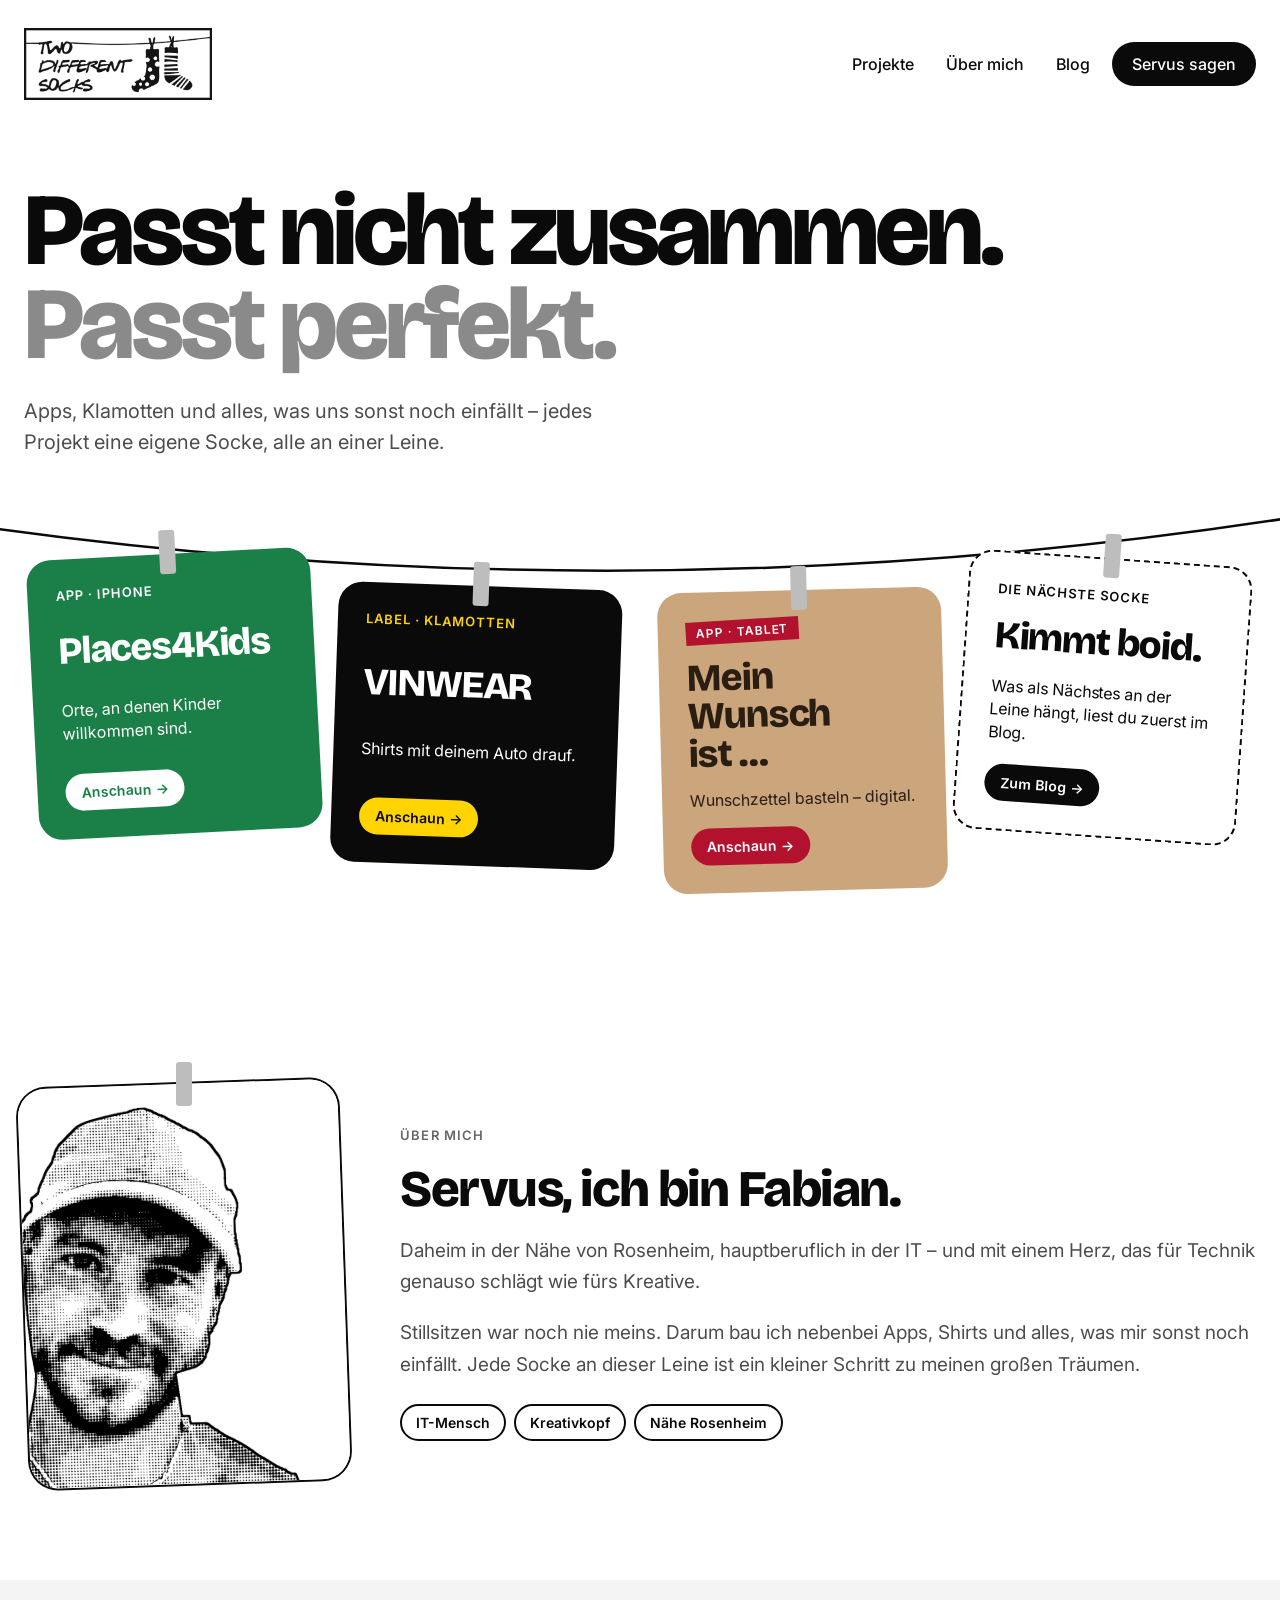
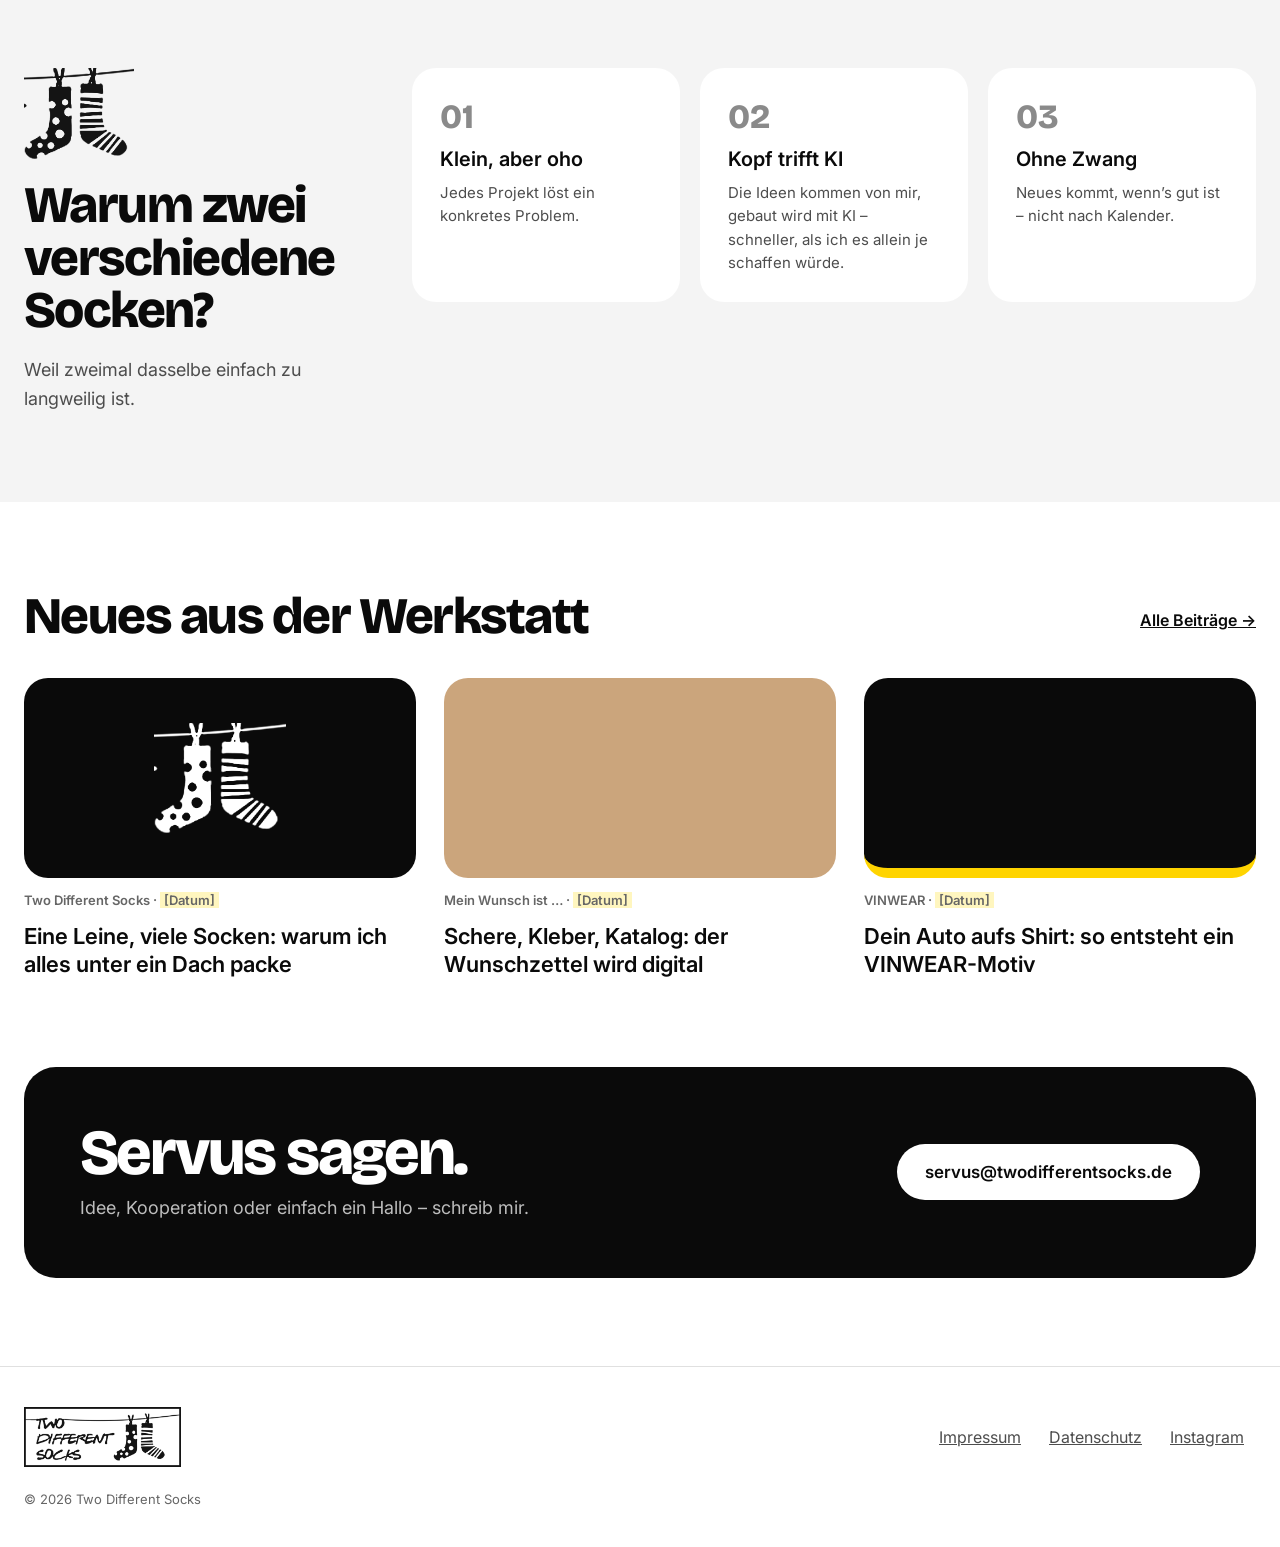
<file: index.html>
<!doctype html>
<html lang="de">
<head>
  <meta charset="utf-8">
  <meta name="viewport" content="width=device-width, initial-scale=1">
  <title>Two Different Socks – Passt nicht zusammen. Passt perfekt.</title>
  <meta name="description" content="Two Different Socks ist das Dach über Places4Kids, VINWEAR, Mein Wunsch ist … und allem, was noch kommt.">
  <link rel="icon" href="/assets/img/favicon.png">
  <link rel="apple-touch-icon" href="/assets/img/apple-touch-icon.png">
  <!-- Schriften: siehe README, Abschnitt „Schriften lokal einbinden“ -->
  <link rel="preconnect" href="https://fonts.googleapis.com">
  <link rel="preconnect" href="https://fonts.gstatic.com" crossorigin>
  <link href="https://fonts.googleapis.com/css2?family=Bricolage+Grotesque:opsz,wght@12..96,700;12..96,800&family=Inter:wght@400;500;600&display=swap" rel="stylesheet">
  <link rel="stylesheet" href="/assets/style.css?v=3">
</head>
<body>

<header class="site-header">
  <div class="container">
    <a href="/" class="logo-stamp"><img src="/assets/img/logo_ink_frame.png" alt="Two Different Socks – zur Startseite" width="1151" height="440"></a>
    <nav class="nav" aria-label="Hauptnavigation">
      <a href="/#projekte">Projekte</a>
      <a href="/#ueber-mich">Über mich</a>
      <a href="/blog.html">Blog</a>
      <a href="/#servus" class="btn">Servus sagen</a>
    </nav>
  </div>
</header>

<main>

  <section class="container hero">
    <h1 class="display">Passt nicht zusammen.<br><span>Passt perfekt.</span></h1>
    <p>Apps, Klamotten und alles, was uns sonst noch einfällt – jedes Projekt eine eigene Socke, alle an einer Leine.</p>
  </section>

  <section id="projekte" class="clothesline" aria-labelledby="projekte-titel">
    <h2 id="projekte-titel" class="visually-hidden">Projekte</h2>
    <svg class="clothesline__rope" viewBox="0 0 1440 120" preserveAspectRatio="none" aria-hidden="true">
      <path d="M-10 30 Q720 120 1450 20" fill="none" stroke="#0A0A0A" stroke-width="2.5" vector-effect="non-scaling-stroke"/>
    </svg>
    <div class="container clothesline__items">

      <!-- Places4Kids: Link eintragen, sobald die Domain steht -->
      <a href="#" class="sock sock--p4k" style="--r:-3deg; --a:3deg; --d:4.2s; --dl:0s; --mt:8px">
        <div class="sock__peg"></div>
        <div class="sock__card">
          <span class="sock__label">App · iPhone</span>
          <span class="sock__title">Places4Kids</span>
          <span class="sock__text">Orte, an denen Kinder willkommen sind.</span>
          <span class="sock__more">Anschaun →</span>
        </div>
      </a>

      <!-- VINWEAR: Link eintragen -->
      <a href="#" class="sock sock--vin" style="--r:2deg; --a:-3.5deg; --d:5s; --dl:-1.3s; --mt:40px">
        <div class="sock__peg"></div>
        <div class="sock__card">
          <span class="sock__label">Label · Klamotten</span>
          <span class="sock__title">VINWEAR</span>
          <span class="sock__text">Shirts mit deinem Auto drauf.</span>
          <span class="sock__more">Anschaun →</span>
        </div>
      </a>

      <a href="https://meinwunschist.de" class="sock sock--mwi" style="--r:-1.5deg; --a:3deg; --d:4.6s; --dl:-2.4s; --mt:44px">
        <div class="sock__peg"></div>
        <div class="sock__card">
          <span class="sock__label">App · Tablet</span>
          <span class="sock__title">Mein Wunsch ist&nbsp;…</span>
          <span class="sock__text">Wunschzettel basteln – digital.</span>
          <span class="sock__more">Anschaun →</span>
        </div>
      </a>

      <a href="/blog.html" class="sock sock--next" style="--r:4deg; --a:-4deg; --d:5.4s; --dl:-0.7s; --mt:12px">
        <div class="sock__peg"></div>
        <div class="sock__card">
          <span class="sock__label">Die nächste Socke</span>
          <span class="sock__title">Kimmt boid.</span>
          <span class="sock__text">Was als Nächstes an der Leine hängt, liest du zuerst im Blog.</span>
          <span class="sock__more">Zum Blog →</span>
        </div>
      </a>

    </div>
  </section>

  <section id="ueber-mich" class="me" aria-labelledby="me-titel">
    <div class="container">
      <div class="me__photo">
        <div class="sock__peg"></div>
        <img src="/assets/img/fabian-v3.png" alt="Fabian als Comic-Zeichnung mit Kappe und Bart" width="800" height="1000">
      </div>
      <div class="me__text">
        <span class="eyebrow">Über mich</span>
        <h2 id="me-titel" class="display h2">Servus, ich bin Fabian.</h2>
        <p>Daheim in der Nähe von Rosenheim, hauptberuflich in der IT – und mit einem Herz, das für Technik genauso schlägt wie fürs Kreative.</p>
        <p>Stillsitzen war noch nie meins. Darum bau ich nebenbei Apps, Shirts und alles, was mir sonst noch einfällt. Jede Socke an dieser Leine ist ein kleiner Schritt zu meinen großen Träumen.</p>
        <ul class="me__facts">
          <li>IT-Mensch</li>
          <li>Kreativkopf</li>
          <li>Nähe Rosenheim</li>
        </ul>
      </div>
    </div>
  </section>

  <section class="about" aria-labelledby="warum-titel">
    <div class="container">
      <div class="about__intro">
        <img src="/assets/img/socks_ink.png" alt="" width="401" height="333">
        <h2 id="warum-titel" class="display h2">Warum zwei verschiedene Socken?</h2>
        <p>Weil zweimal dasselbe einfach zu langweilig ist.</p>
      </div>
      <div class="about__grid">
        <div class="point">
          <span class="point__nr">01</span>
          <h3>Klein, aber oho</h3>
          <p>Jedes Projekt löst ein konkretes Problem.</p>
        </div>
        <div class="point">
          <span class="point__nr">02</span>
          <h3>Kopf trifft KI</h3>
          <p>Die Ideen kommen von mir, gebaut wird mit KI – schneller, als ich es allein je schaffen würde.</p>
        </div>
        <div class="point">
          <span class="point__nr">03</span>
          <h3>Ohne Zwang</h3>
          <p>Neues kommt, wenn’s gut ist – nicht nach Kalender.</p>
        </div>
      </div>
    </div>
  </section>

  <section class="container section" aria-labelledby="blog-titel">
    <div class="section__head">
      <h2 id="blog-titel" class="display h2">Neues aus der Werkstatt</h2>
      <a href="/blog.html">Alle Beiträge →</a>
    </div>
    <div class="posts">
      <a href="/blog/eine-leine-viele-socken.html" class="post-card">
        <div class="post-card__img post-card__img--tds"><img src="/assets/img/socks_white.png" alt=""></div>
        <span class="post-card__meta">Two Different Socks · <span class="placeholder">[Datum]</span></span>
        <h3>Eine Leine, viele Socken: warum ich alles unter ein Dach packe</h3>
      </a>
      <a href="/blog.html" class="post-card">
        <div class="post-card__img post-card__img--mwi"></div>
        <span class="post-card__meta">Mein Wunsch ist … · <span class="placeholder">[Datum]</span></span>
        <h3>Schere, Kleber, Katalog: der Wunschzettel wird digital</h3>
      </a>
      <a href="/blog.html" class="post-card">
        <div class="post-card__img post-card__img--vin"></div>
        <span class="post-card__meta">VINWEAR · <span class="placeholder">[Datum]</span></span>
        <h3>Dein Auto aufs Shirt: so entsteht ein VINWEAR-Motiv</h3>
      </a>
    </div>
  </section>

  <section id="servus" class="container servus" aria-labelledby="servus-titel">
    <div class="servus__box">
      <div>
        <h2 id="servus-titel" class="display">Servus sagen.</h2>
        <p>Idee, Kooperation oder einfach ein Hallo – schreib mir.</p>
      </div>
      <a href="mailto:servus@twodifferentsocks.de" class="btn btn--light">servus@twodifferentsocks.de</a>
    </div>
  </section>

</main>

<footer class="site-footer">
  <div class="container">
    <a href="/" class="logo-stamp"><img src="/assets/img/logo_ink_frame.png" alt="Two Different Socks – zur Startseite" width="1151" height="440"></a>
    <nav aria-label="Rechtliches">
      <a href="/impressum.html">Impressum</a>
      <a href="/datenschutz.html">Datenschutz</a>
      <a href="https://instagram.com/" rel="noopener">Instagram</a>
    </nav>
    <small>© 2026 Two Different Socks</small>
  </div>
</footer>

</body>
</html>
</file>
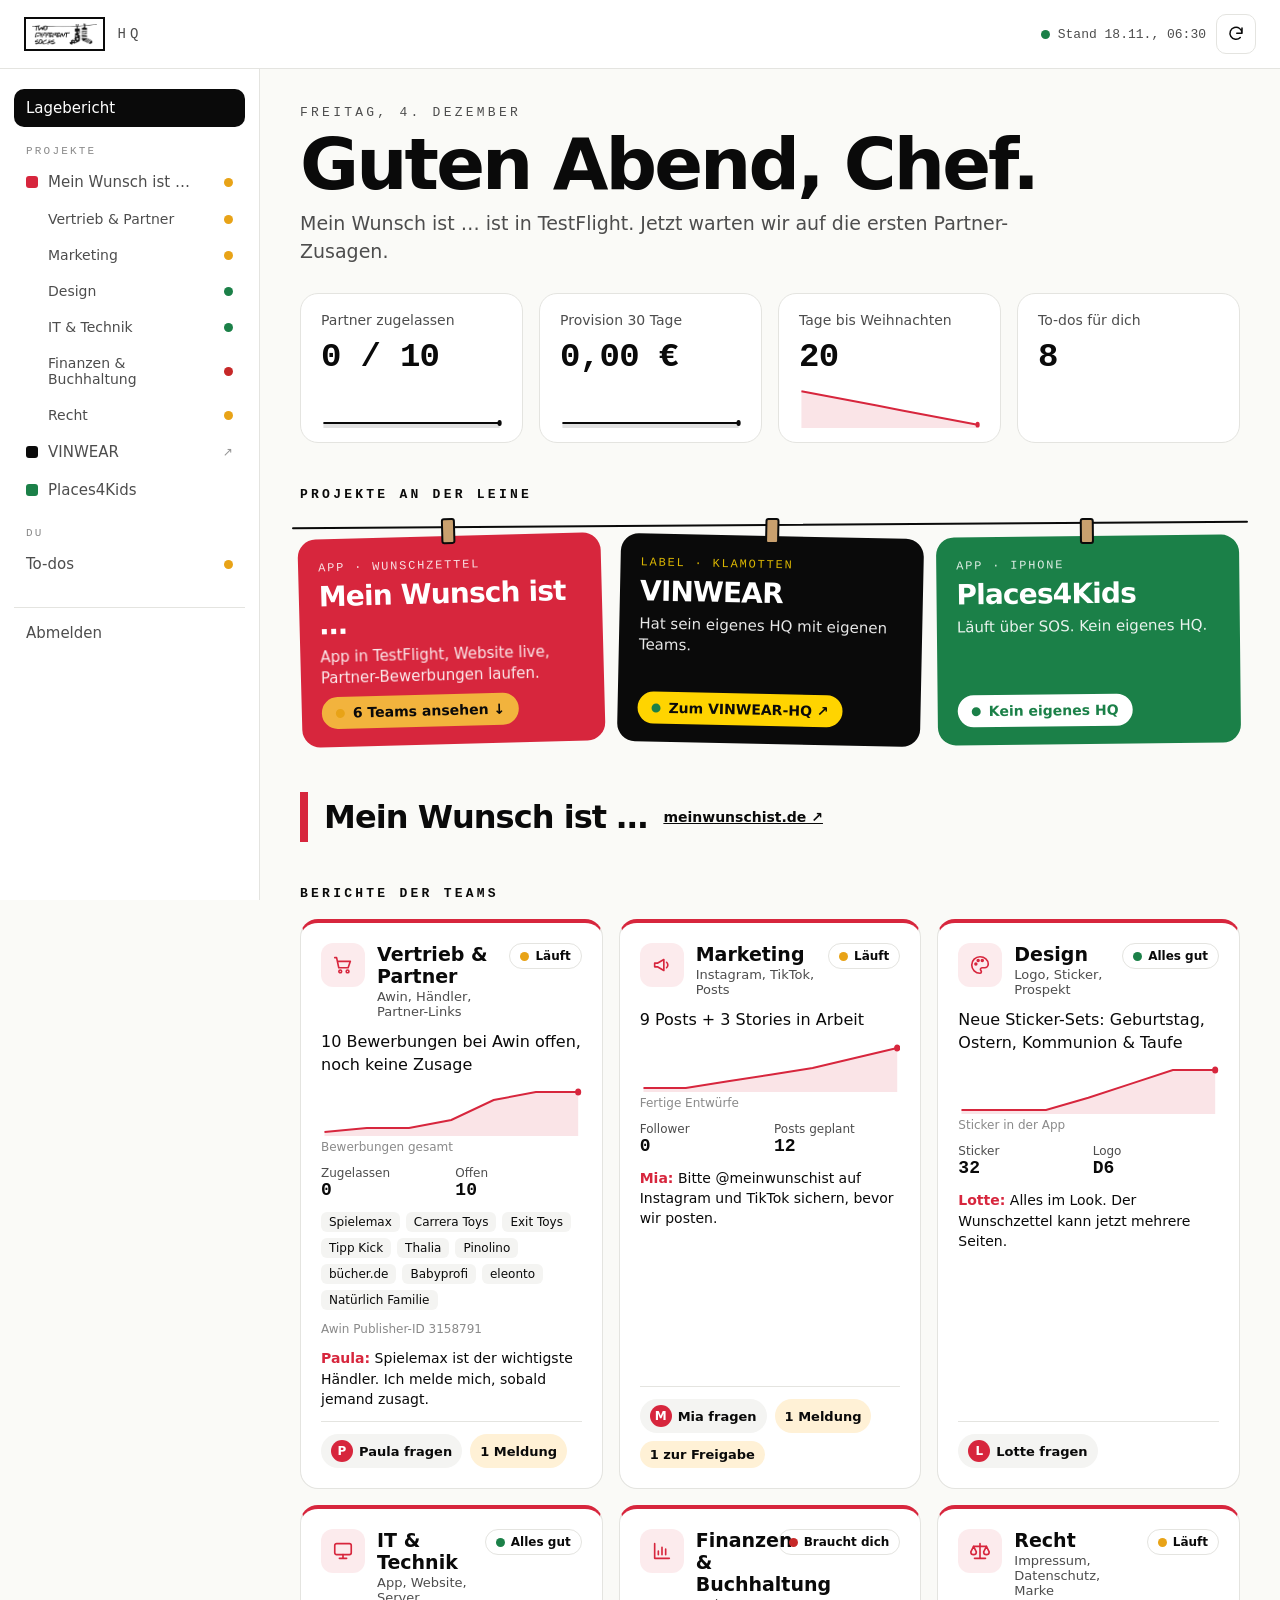
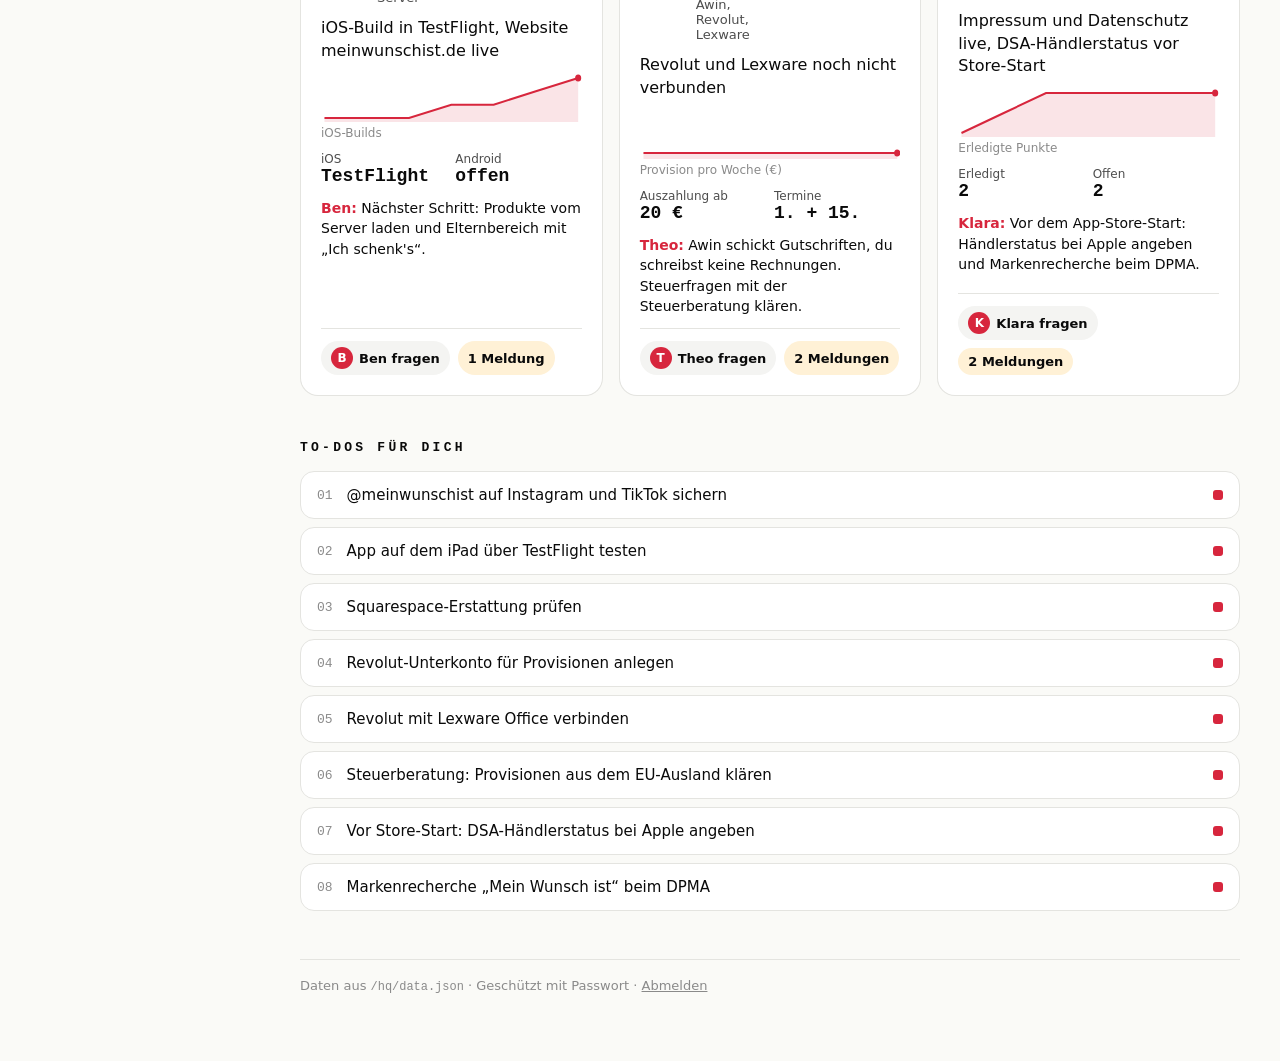
<file: hq/index.html>
<!doctype html>
<html lang="de">
<head>
  <meta charset="utf-8">
  <meta name="viewport" content="width=device-width, initial-scale=1">
  <meta name="robots" content="noindex, nofollow">
  <title>HQ · Two Different Socks</title>
  <link rel="icon" href="/assets/img/favicon.png">
  <link rel="stylesheet" href="/hq/hq.css">
</head>
<body>
<div class="hq">
  <header class="top">
    <a href="/" class="brand"><img src="/assets/img/logo_ink.png" alt="Two Different Socks" width="1071" height="360"><span>HQ</span></a>
    <div class="top__right">
      <span class="stand" id="stand"><i class="dot"></i>Lade …</span>
      <button class="icon-btn" id="reload" type="button" aria-label="Aktualisieren">
        <svg viewBox="0 0 24 24" width="18" height="18" aria-hidden="true"><path d="M20 11a8 8 0 1 0-2.3 5.7M20 4v7h-7" fill="none" stroke="currentColor" stroke-width="2" stroke-linecap="round" stroke-linejoin="round"/></svg>
      </button>
    </div>
  </header>

  <nav class="side" id="side" aria-label="HQ-Navigation"></nav>

  <main class="main" id="main">
    <p class="kicker" id="today"></p>
    <h1 class="hello" id="hello">Servus.</h1>
    <p class="summary" id="summary"></p>

    <section class="kpis" id="kpis" aria-label="Kennzahlen"></section>

    <section aria-labelledby="proj-title">
      <h2 class="section-title" id="proj-title">Projekte an der Leine</h2>
      <div class="projects" id="projects"></div>
    </section>

    <div id="project-sections"></div>

    <section id="todos" aria-labelledby="todo-title">
      <h2 class="section-title" id="todo-title">To-dos für dich</h2>
      <ol class="todos" id="todo-list"></ol>
    </section>

    <footer class="foot">
      Daten aus <code>/hq/data.json</code> · Geschützt mit Passwort · <a href="/hq/logout">Abmelden</a>
    </footer>
  </main>
</div>
<script src="/hq/hq.js"></script>
</body>
</html>
</file>
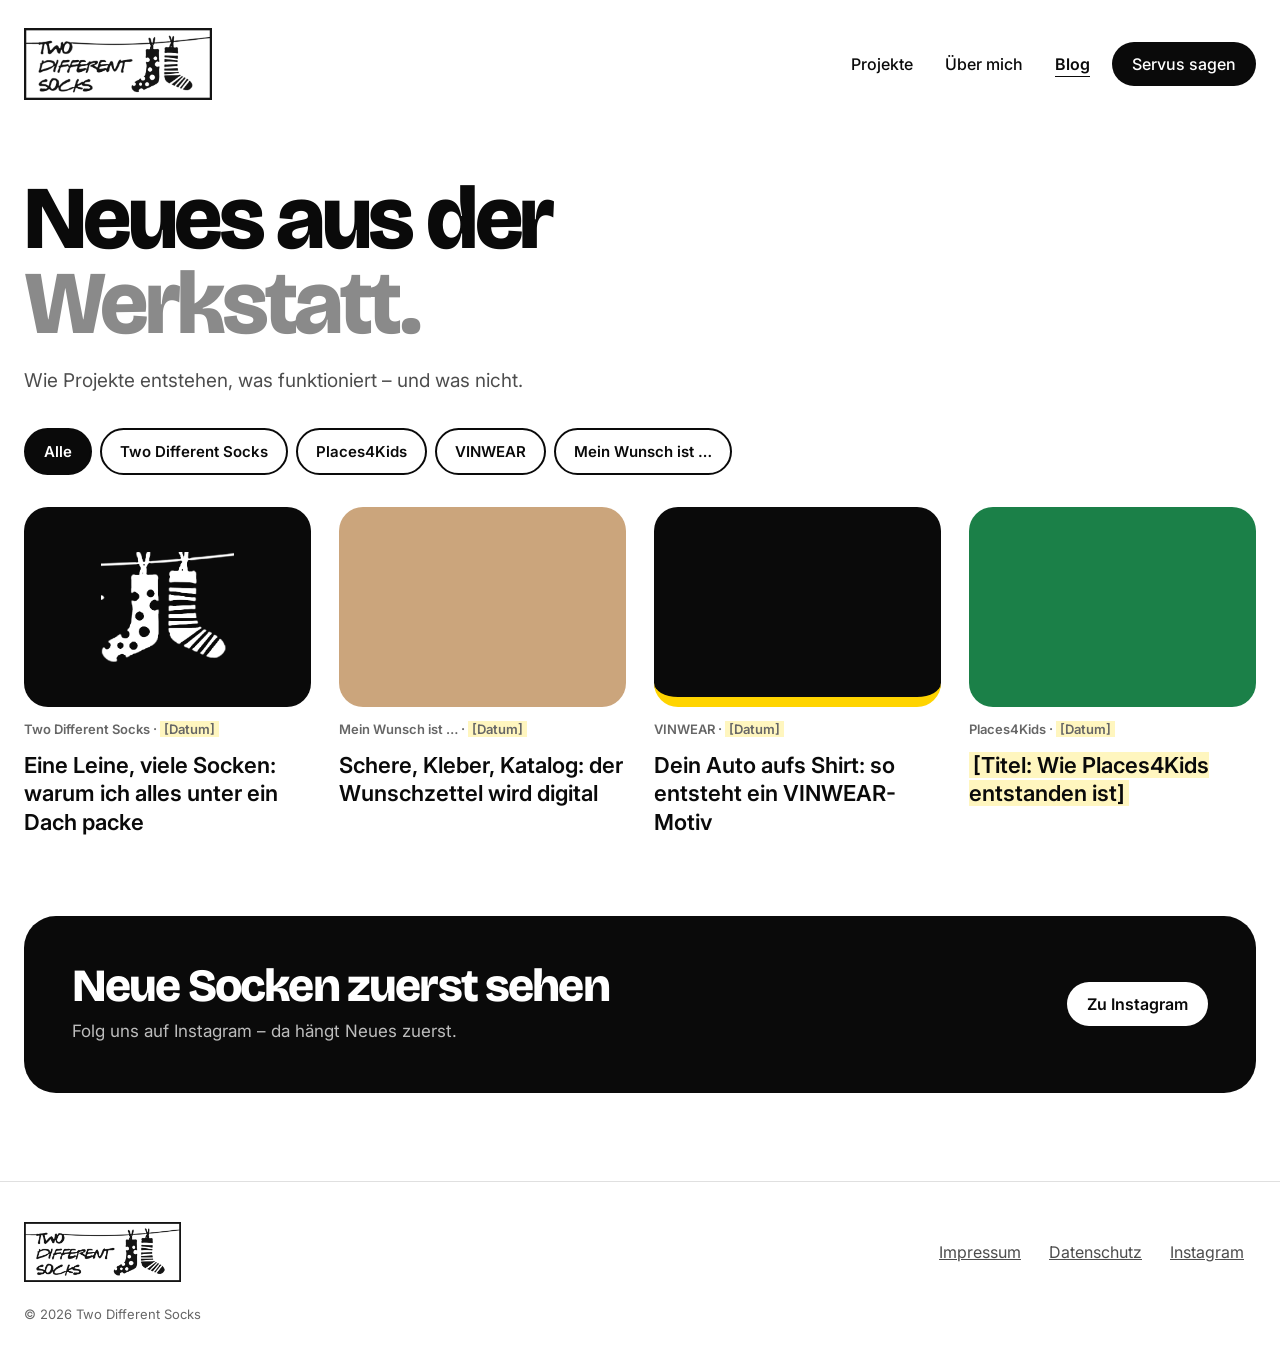
<file: blog.html>
<!doctype html>
<html lang="de">
<head>
  <meta charset="utf-8">
  <meta name="viewport" content="width=device-width, initial-scale=1">
  <title>Blog – Two Different Socks</title>
  <meta name="description" content="Neues aus der Werkstatt: wie die Projekte von Two Different Socks entstehen.">
  <link rel="icon" href="/assets/img/favicon.png">
  <link rel="apple-touch-icon" href="/assets/img/apple-touch-icon.png">
  <link rel="preconnect" href="https://fonts.googleapis.com">
  <link rel="preconnect" href="https://fonts.gstatic.com" crossorigin>
  <link href="https://fonts.googleapis.com/css2?family=Bricolage+Grotesque:opsz,wght@12..96,700;12..96,800&family=Inter:wght@400;500;600&display=swap" rel="stylesheet">
  <link rel="stylesheet" href="/assets/style.css?v=3">
</head>
<body>

<header class="site-header">
  <div class="container">
    <a href="/" class="logo-stamp"><img src="/assets/img/logo_ink_frame.png" alt="Two Different Socks – zur Startseite" width="1151" height="440"></a>
    <nav class="nav" aria-label="Hauptnavigation">
      <a href="/#projekte">Projekte</a>
      <a href="/#ueber-mich">Über mich</a>
      <a href="/blog.html" aria-current="page">Blog</a>
      <a href="/#servus" class="btn">Servus sagen</a>
    </nav>
  </div>
</header>

<main>

  <section class="container page-head">
    <h1 class="display">Neues aus der<br><span>Werkstatt.</span></h1>
    <p>Wie Projekte entstehen, was funktioniert – und was nicht.</p>
    <div class="filters" role="group" aria-label="Nach Projekt filtern">
      <button type="button" class="filter" data-filter="alle" aria-pressed="true">Alle</button>
      <button type="button" class="filter" data-filter="tds" aria-pressed="false">Two Different Socks</button>
      <button type="button" class="filter" data-filter="p4k" aria-pressed="false">Places4Kids</button>
      <button type="button" class="filter" data-filter="vin" aria-pressed="false">VINWEAR</button>
      <button type="button" class="filter" data-filter="mwi" aria-pressed="false">Mein Wunsch ist …</button>
    </div>
  </section>

  <section class="container blog-list" aria-label="Beiträge">
    <!--
      NEUER BEITRAG:
      1. Datei blog/vorlage.html kopieren und umbenennen (z. B. blog/mein-titel.html)
      2. Hier oben einen neuen <a class="post-card"> Block einfügen
      3. data-cat: tds, p4k, vin oder mwi
    -->
    <div class="posts">
      <a href="/blog/eine-leine-viele-socken.html" class="post-card" data-cat="tds">
        <div class="post-card__img post-card__img--tds"><img src="/assets/img/socks_white.png" alt=""></div>
        <span class="post-card__meta">Two Different Socks · <span class="placeholder">[Datum]</span></span>
        <h3>Eine Leine, viele Socken: warum ich alles unter ein Dach packe</h3>
      </a>
      <a href="#" class="post-card" data-cat="mwi">
        <div class="post-card__img post-card__img--mwi"></div>
        <span class="post-card__meta">Mein Wunsch ist … · <span class="placeholder">[Datum]</span></span>
        <h3>Schere, Kleber, Katalog: der Wunschzettel wird digital</h3>
      </a>
      <a href="#" class="post-card" data-cat="vin">
        <div class="post-card__img post-card__img--vin"></div>
        <span class="post-card__meta">VINWEAR · <span class="placeholder">[Datum]</span></span>
        <h3>Dein Auto aufs Shirt: so entsteht ein VINWEAR-Motiv</h3>
      </a>
      <a href="#" class="post-card" data-cat="p4k">
        <div class="post-card__img post-card__img--p4k"></div>
        <span class="post-card__meta">Places4Kids · <span class="placeholder">[Datum]</span></span>
        <h3><span class="placeholder">[Titel: Wie Places4Kids entstanden ist]</span></h3>
      </a>
    </div>
    <p class="empty" hidden>Hier hängt noch nichts. Kimmt boid.</p>
  </section>

  <section class="container newsletter" aria-labelledby="nl-titel">
    <div class="newsletter__box">
      <div>
        <h2 id="nl-titel" class="display">Neue Socken zuerst sehen</h2>
        <p>Folg uns auf Instagram – da hängt Neues zuerst.</p>
      </div>
      <a href="https://instagram.com/" class="btn btn--light" rel="noopener">Zu Instagram</a>
    </div>
  </section>

</main>

<footer class="site-footer">
  <div class="container">
    <a href="/" class="logo-stamp"><img src="/assets/img/logo_ink_frame.png" alt="Two Different Socks – zur Startseite" width="1151" height="440"></a>
    <nav aria-label="Rechtliches">
      <a href="/impressum.html">Impressum</a>
      <a href="/datenschutz.html">Datenschutz</a>
      <a href="https://instagram.com/" rel="noopener">Instagram</a>
    </nav>
    <small>© 2026 Two Different Socks</small>
  </div>
</footer>

<script>
  // Blog-Filter
  const buttons = document.querySelectorAll('.filter');
  const cards = document.querySelectorAll('.post-card[data-cat]');
  const empty = document.querySelector('.empty');
  buttons.forEach((btn) => {
    btn.addEventListener('click', () => {
      const f = btn.dataset.filter;
      buttons.forEach((b) => b.setAttribute('aria-pressed', String(b === btn)));
      let shown = 0;
      cards.forEach((c) => {
        const show = f === 'alle' || c.dataset.cat === f;
        c.hidden = !show;
        if (show) shown++;
      });
      empty.hidden = shown > 0;
    });
  });
</script>
</body>
</html>
</file>
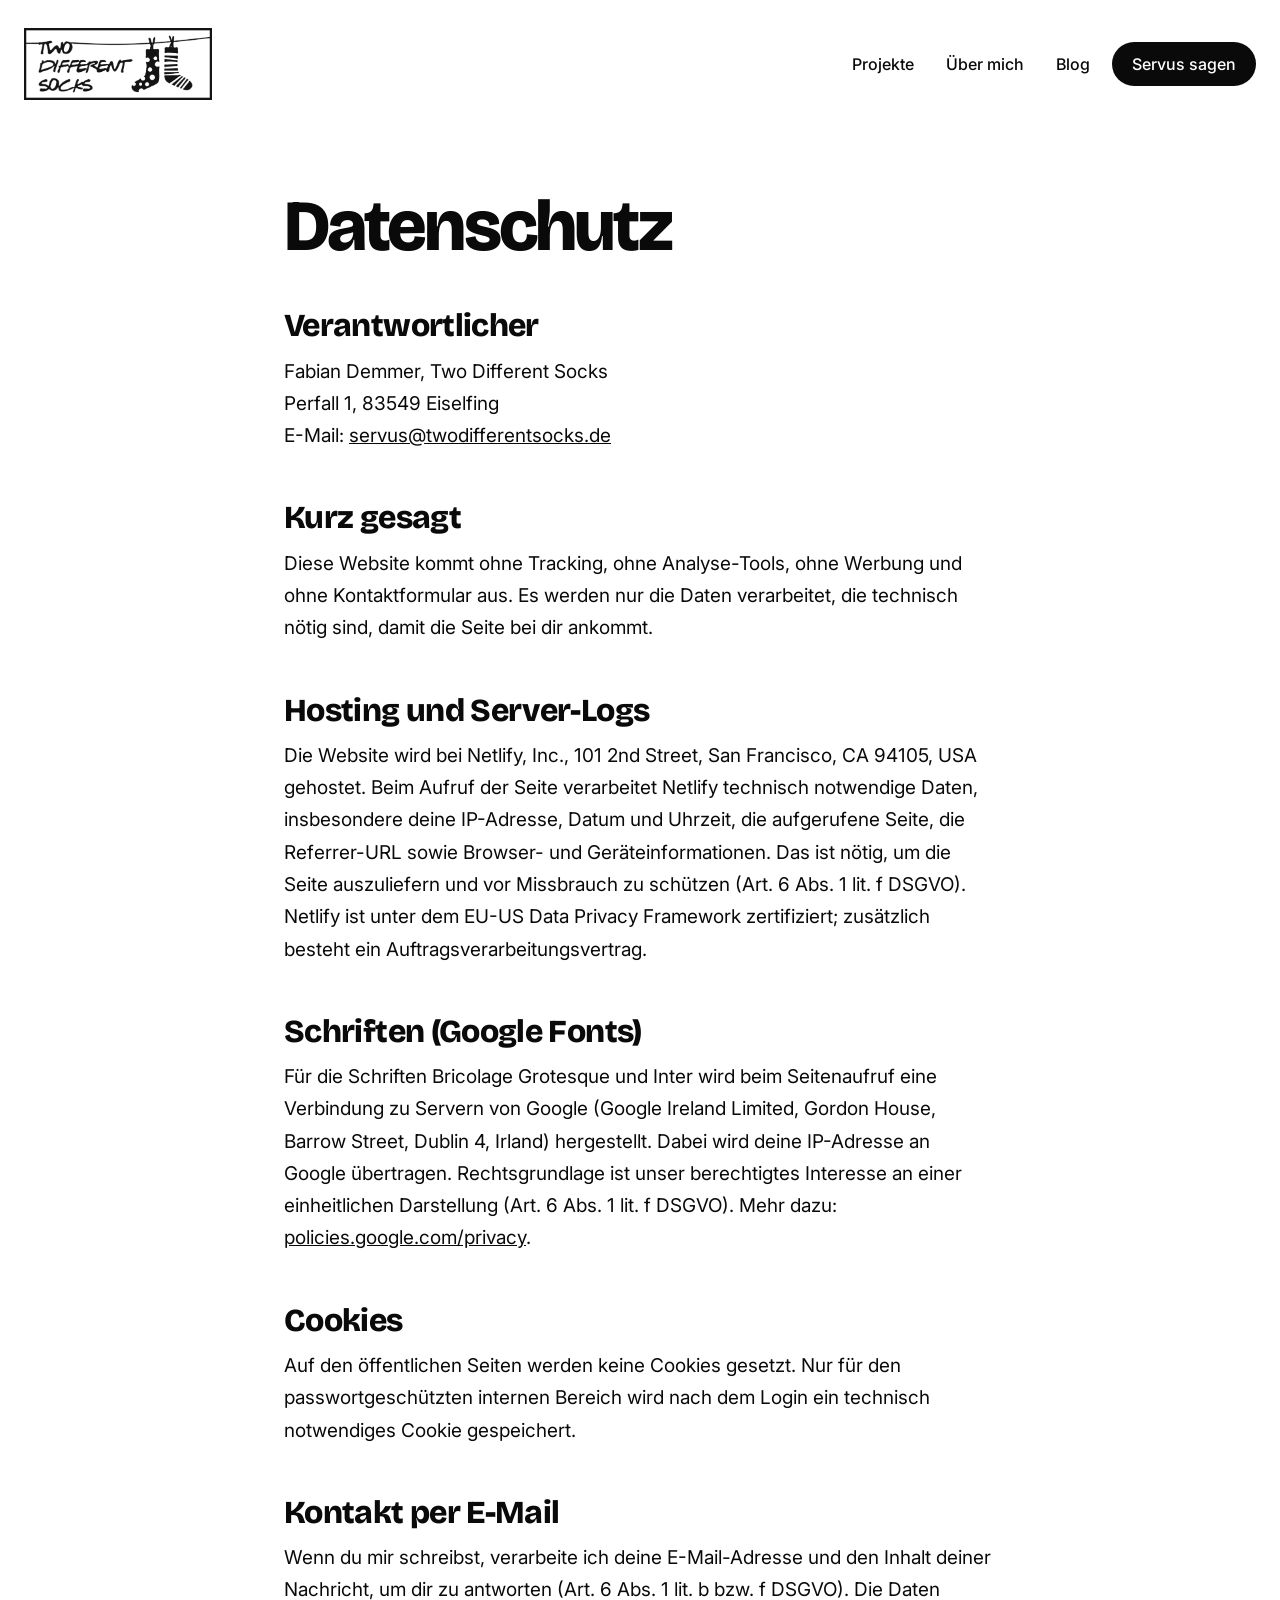
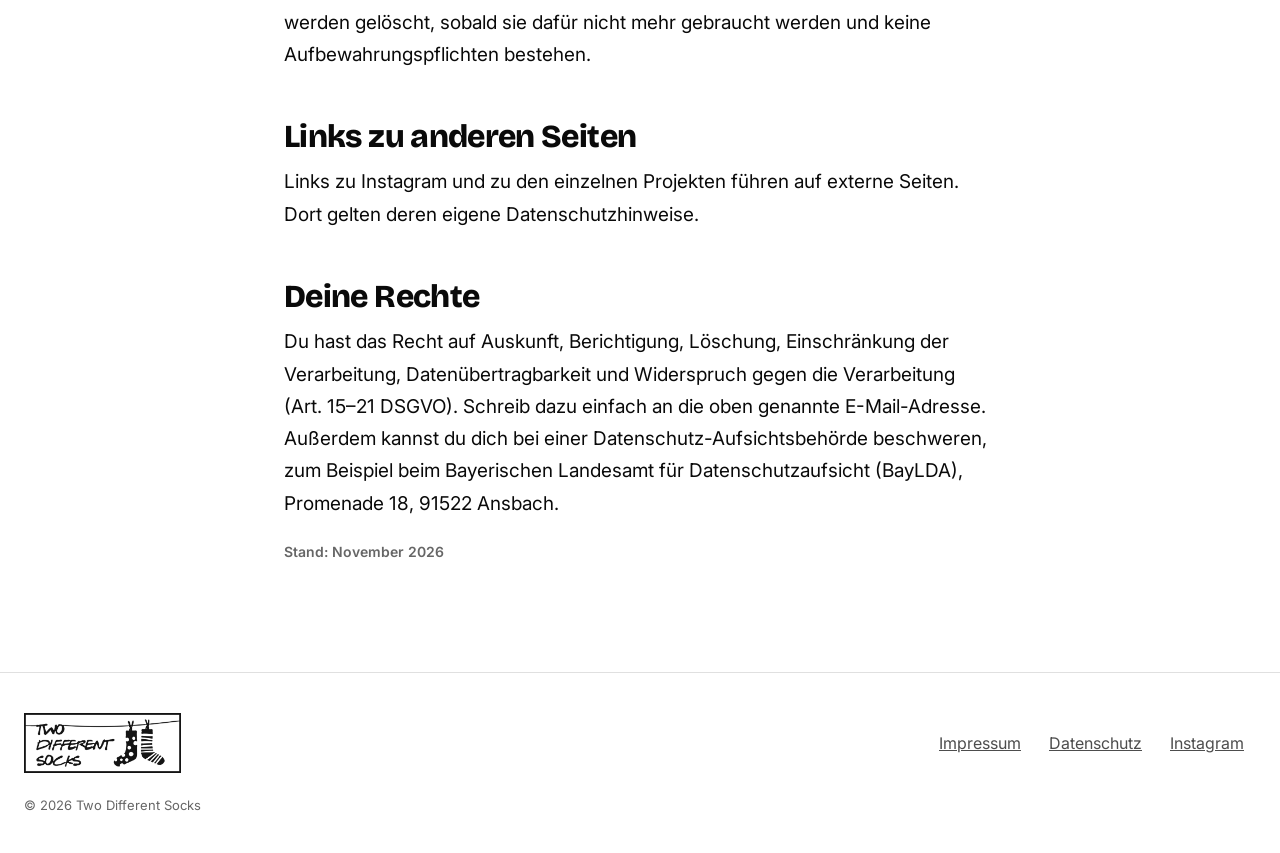
<file: datenschutz.html>
<!doctype html>
<html lang="de">
<head>
  <meta charset="utf-8">
  <meta name="viewport" content="width=device-width, initial-scale=1">
  <title>Datenschutz – Two Different Socks</title>
  <meta name="robots" content="noindex">
  <link rel="icon" href="/assets/img/favicon.png">
  <link rel="apple-touch-icon" href="/assets/img/apple-touch-icon.png">
  <link rel="preconnect" href="https://fonts.googleapis.com">
  <link rel="preconnect" href="https://fonts.gstatic.com" crossorigin>
  <link href="https://fonts.googleapis.com/css2?family=Bricolage+Grotesque:opsz,wght@12..96,700;12..96,800&family=Inter:wght@400;500;600&display=swap" rel="stylesheet">
  <link rel="stylesheet" href="/assets/style.css?v=3">
</head>
<body>

<header class="site-header">
  <div class="container">
    <a href="/" class="logo-stamp"><img src="/assets/img/logo_ink_frame.png" alt="Two Different Socks – zur Startseite" width="1151" height="440"></a>
    <nav class="nav" aria-label="Hauptnavigation">
      <a href="/#projekte">Projekte</a>
      <a href="/#ueber-mich">Über mich</a>
      <a href="/blog.html">Blog</a>
      <a href="/#servus" class="btn">Servus sagen</a>
    </nav>
  </div>
</header>

<main>
  <article class="article">
    <h1 class="display">Datenschutz</h1>
    <div class="prose">
      <h2>Verantwortlicher</h2>
      <p>Fabian Demmer, Two Different Socks<br>Perfall 1, 83549 Eiselfing<br>E-Mail: <a href="mailto:servus@twodifferentsocks.de">servus@twodifferentsocks.de</a></p>

      <h2>Kurz gesagt</h2>
      <p>Diese Website kommt ohne Tracking, ohne Analyse-Tools, ohne Werbung und ohne Kontaktformular aus. Es werden nur die Daten verarbeitet, die technisch nötig sind, damit die Seite bei dir ankommt.</p>

      <h2>Hosting und Server-Logs</h2>
      <p>Die Website wird bei Netlify, Inc., 101 2nd Street, San Francisco, CA 94105, USA gehostet. Beim Aufruf der Seite verarbeitet Netlify technisch notwendige Daten, insbesondere deine IP-Adresse, Datum und Uhrzeit, die aufgerufene Seite, die Referrer-URL sowie Browser- und Geräteinformationen. Das ist nötig, um die Seite auszuliefern und vor Missbrauch zu schützen (Art. 6 Abs. 1 lit. f DSGVO). Netlify ist unter dem EU-US Data Privacy Framework zertifiziert; zusätzlich besteht ein Auftragsverarbeitungsvertrag.</p>

      <h2>Schriften (Google Fonts)</h2>
      <p>Für die Schriften Bricolage Grotesque und Inter wird beim Seitenaufruf eine Verbindung zu Servern von Google (Google Ireland Limited, Gordon House, Barrow Street, Dublin 4, Irland) hergestellt. Dabei wird deine IP-Adresse an Google übertragen. Rechtsgrundlage ist unser berechtigtes Interesse an einer einheitlichen Darstellung (Art. 6 Abs. 1 lit. f DSGVO). Mehr dazu: <a href="https://policies.google.com/privacy" rel="noopener">policies.google.com/privacy</a>.</p>

      <h2>Cookies</h2>
      <p>Auf den öffentlichen Seiten werden keine Cookies gesetzt. Nur für den passwortgeschützten internen Bereich wird nach dem Login ein technisch notwendiges Cookie gespeichert.</p>

      <h2>Kontakt per E-Mail</h2>
      <p>Wenn du mir schreibst, verarbeite ich deine E-Mail-Adresse und den Inhalt deiner Nachricht, um dir zu antworten (Art. 6 Abs. 1 lit. b bzw. f DSGVO). Die Daten werden gelöscht, sobald sie dafür nicht mehr gebraucht werden und keine Aufbewahrungspflichten bestehen.</p>

      <h2>Links zu anderen Seiten</h2>
      <p>Links zu Instagram und zu den einzelnen Projekten führen auf externe Seiten. Dort gelten deren eigene Datenschutzhinweise.</p>

      <h2>Deine Rechte</h2>
      <p>Du hast das Recht auf Auskunft, Berichtigung, Löschung, Einschränkung der Verarbeitung, Datenübertragbarkeit und Widerspruch gegen die Verarbeitung (Art. 15–21 DSGVO). Schreib dazu einfach an die oben genannte E-Mail-Adresse. Außerdem kannst du dich bei einer Datenschutz-Aufsichtsbehörde beschweren, zum Beispiel beim Bayerischen Landesamt für Datenschutzaufsicht (BayLDA), Promenade 18, 91522 Ansbach.</p>

      <p class="article__meta">Stand: November 2026</p>
    </div>
  </article>
</main>

<footer class="site-footer">
  <div class="container">
    <a href="/" class="logo-stamp"><img src="/assets/img/logo_ink_frame.png" alt="Two Different Socks – zur Startseite" width="1151" height="440"></a>
    <nav aria-label="Rechtliches">
      <a href="/impressum.html">Impressum</a>
      <a href="/datenschutz.html">Datenschutz</a>
      <a href="https://instagram.com/" rel="noopener">Instagram</a>
    </nav>
    <small>© 2026 Two Different Socks</small>
  </div>
</footer>

</body>
</html>
</file>
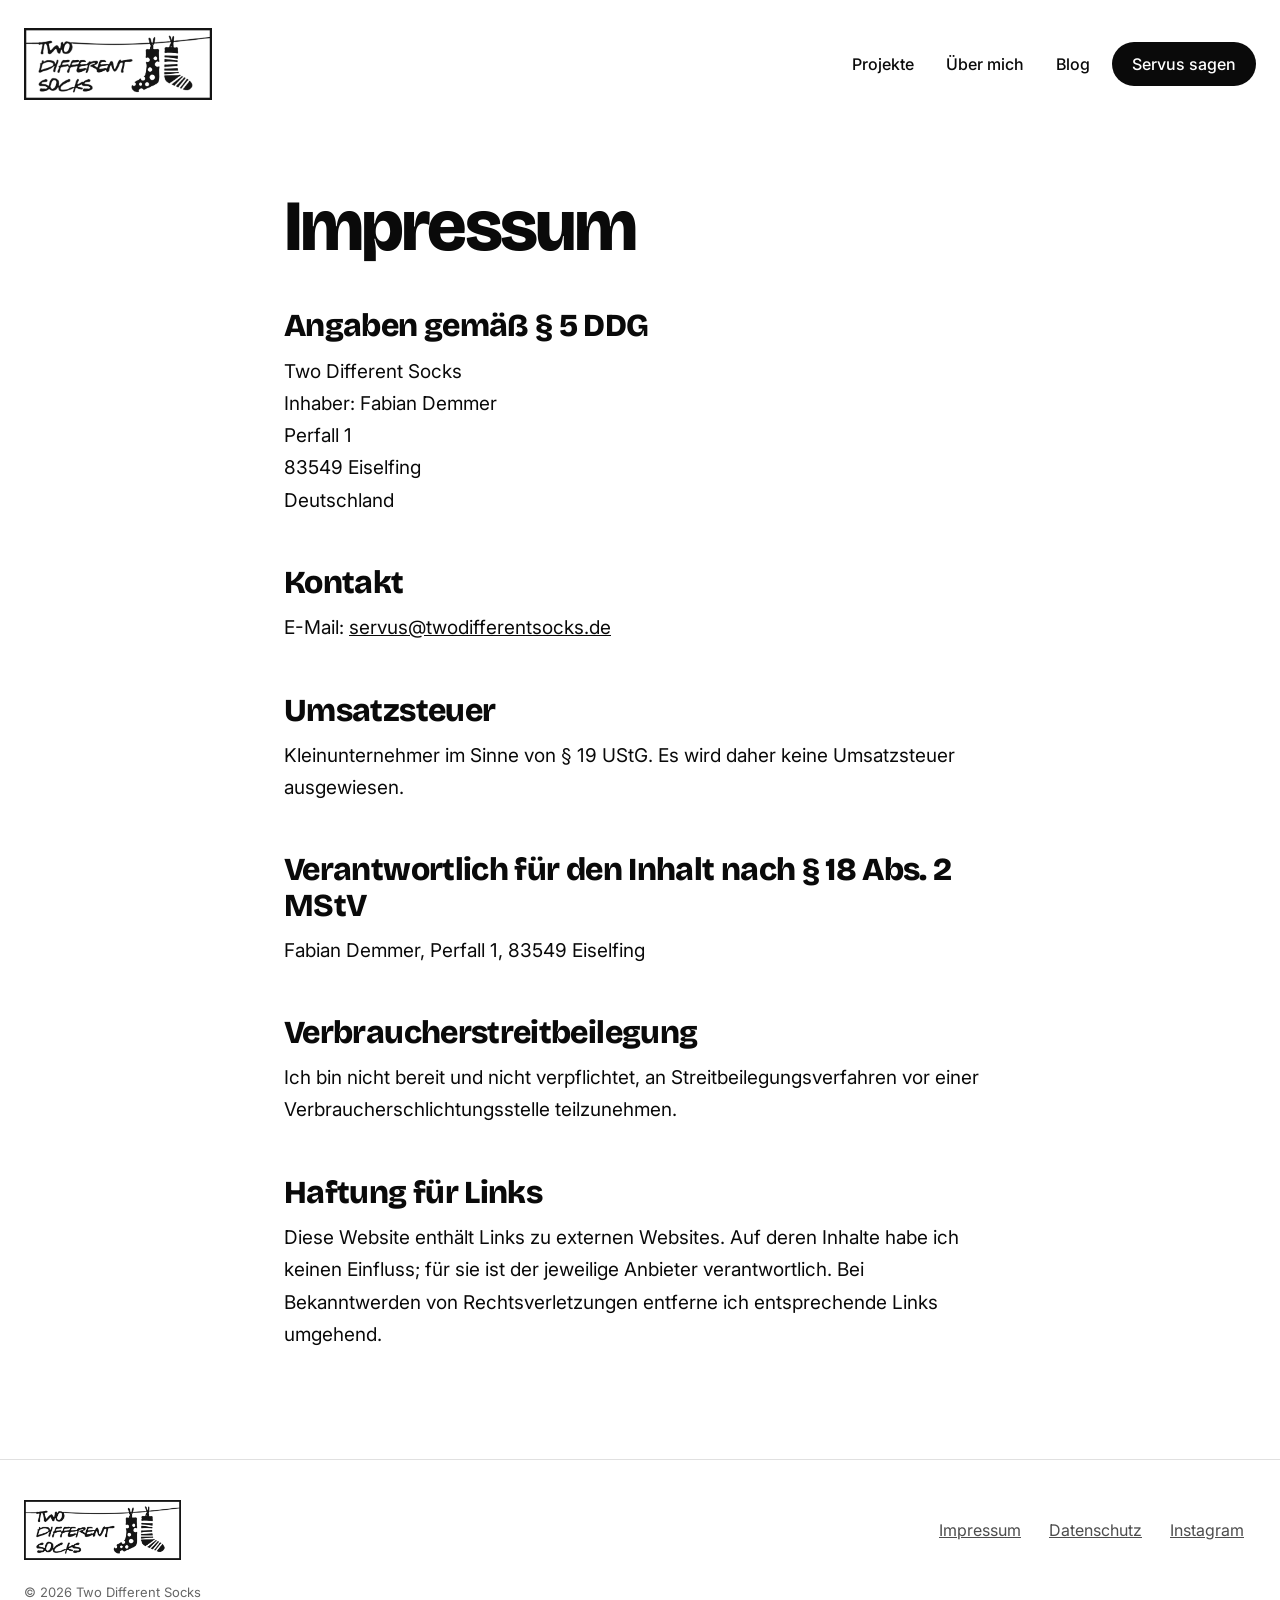
<file: impressum.html>
<!doctype html>
<html lang="de">
<head>
  <meta charset="utf-8">
  <meta name="viewport" content="width=device-width, initial-scale=1">
  <title>Impressum – Two Different Socks</title>
  <meta name="robots" content="noindex">
  <link rel="icon" href="/assets/img/favicon.png">
  <link rel="apple-touch-icon" href="/assets/img/apple-touch-icon.png">
  <link rel="preconnect" href="https://fonts.googleapis.com">
  <link rel="preconnect" href="https://fonts.gstatic.com" crossorigin>
  <link href="https://fonts.googleapis.com/css2?family=Bricolage+Grotesque:opsz,wght@12..96,700;12..96,800&family=Inter:wght@400;500;600&display=swap" rel="stylesheet">
  <link rel="stylesheet" href="/assets/style.css?v=3">
</head>
<body>

<header class="site-header">
  <div class="container">
    <a href="/" class="logo-stamp"><img src="/assets/img/logo_ink_frame.png" alt="Two Different Socks – zur Startseite" width="1151" height="440"></a>
    <nav class="nav" aria-label="Hauptnavigation">
      <a href="/#projekte">Projekte</a>
      <a href="/#ueber-mich">Über mich</a>
      <a href="/blog.html">Blog</a>
      <a href="/#servus" class="btn">Servus sagen</a>
    </nav>
  </div>
</header>

<main>
  <article class="article">
    <h1 class="display">Impressum</h1>
    <div class="prose">
      <h2>Angaben gemäß § 5 DDG</h2>
      <p>Two Different Socks<br>Inhaber: Fabian Demmer<br>Perfall 1<br>83549 Eiselfing<br>Deutschland</p>
      <h2>Kontakt</h2>
      <p>E-Mail: <a href="mailto:servus@twodifferentsocks.de">servus@twodifferentsocks.de</a></p>
      <h2>Umsatzsteuer</h2>
      <p>Kleinunternehmer im Sinne von § 19 UStG. Es wird daher keine Umsatzsteuer ausgewiesen.</p>
      <h2>Verantwortlich für den Inhalt nach § 18 Abs. 2 MStV</h2>
      <p>Fabian Demmer, Perfall 1, 83549 Eiselfing</p>
      <h2>Verbraucherstreitbeilegung</h2>
      <p>Ich bin nicht bereit und nicht verpflichtet, an Streitbeilegungsverfahren vor einer Verbraucherschlichtungsstelle teilzunehmen.</p>
      <h2>Haftung für Links</h2>
      <p>Diese Website enthält Links zu externen Websites. Auf deren Inhalte habe ich keinen Einfluss; für sie ist der jeweilige Anbieter verantwortlich. Bei Bekanntwerden von Rechtsverletzungen entferne ich entsprechende Links umgehend.</p>
    </div>
  </article>
</main>

<footer class="site-footer">
  <div class="container">
    <a href="/" class="logo-stamp"><img src="/assets/img/logo_ink_frame.png" alt="Two Different Socks – zur Startseite" width="1151" height="440"></a>
    <nav aria-label="Rechtliches">
      <a href="/impressum.html">Impressum</a>
      <a href="/datenschutz.html">Datenschutz</a>
      <a href="https://instagram.com/" rel="noopener">Instagram</a>
    </nav>
    <small>© 2026 Two Different Socks</small>
  </div>
</footer>

</body>
</html>
</file>
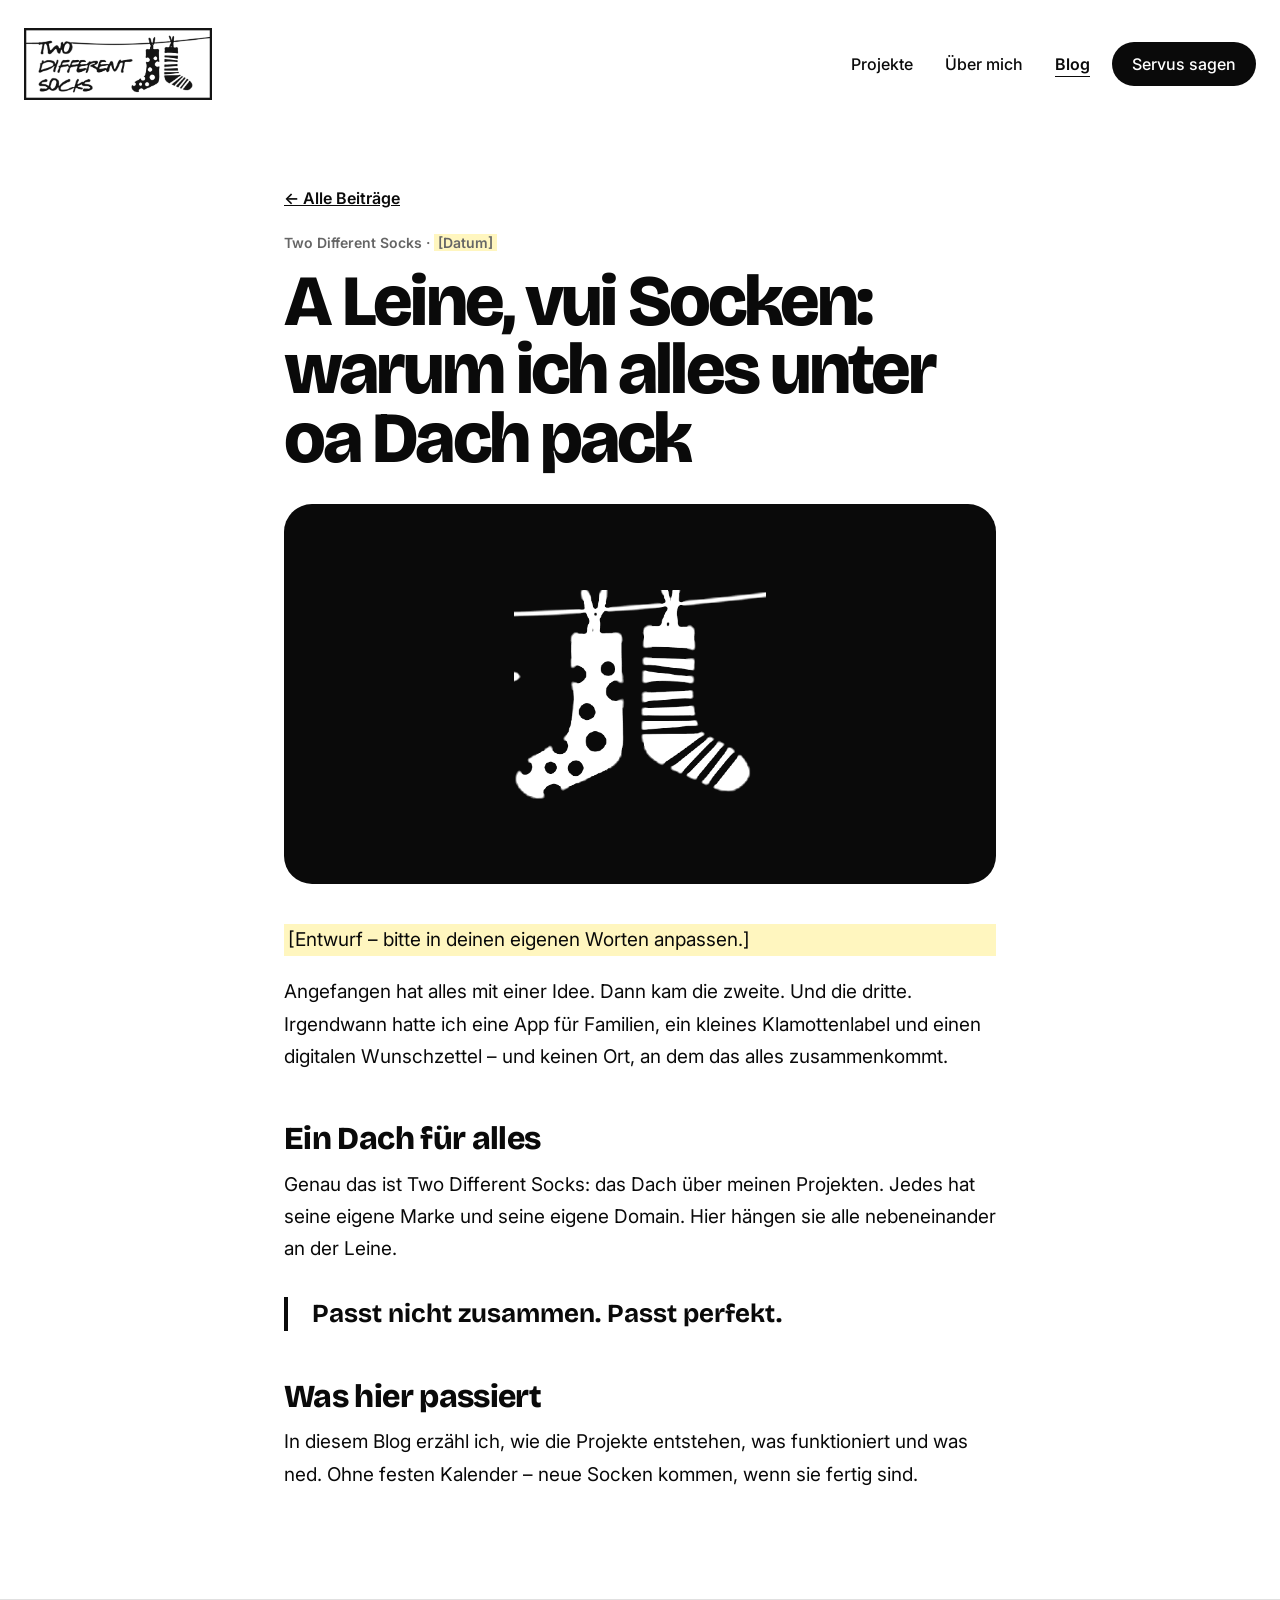
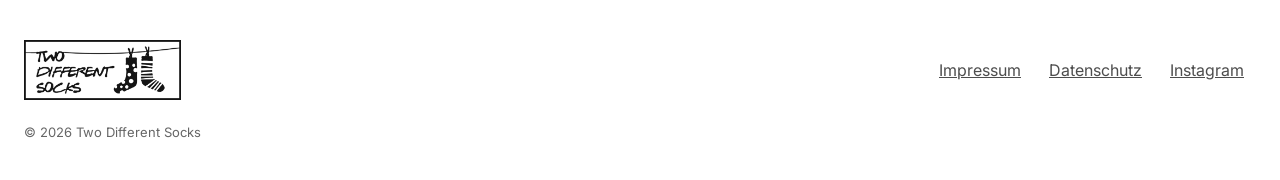
<file: blog/a-leine-vui-socken.html>
<!doctype html>
<html lang="de">
<head>
  <meta charset="utf-8">
  <meta name="viewport" content="width=device-width, initial-scale=1">
    <title>A Leine, vui Socken – Two Different Socks</title>
  <meta name="description" content="Warum Places4Kids, VINWEAR und Mein Wunsch ist … ab jetzt unter einem Dach hängen.">
  <link rel="icon" href="/assets/img/favicon.png">
  <link rel="apple-touch-icon" href="/assets/img/apple-touch-icon.png">
  <link rel="preconnect" href="https://fonts.googleapis.com">
  <link rel="preconnect" href="https://fonts.gstatic.com" crossorigin>
  <link href="https://fonts.googleapis.com/css2?family=Bricolage+Grotesque:opsz,wght@12..96,700;12..96,800&family=Inter:wght@400;500;600&display=swap" rel="stylesheet">
  <link rel="stylesheet" href="/assets/style.css">
</head>
<body>

<header class="site-header">
  <div class="container">
    <a href="/" class="logo-stamp"><img src="/assets/img/logo_ink_frame.png" alt="Two Different Socks – zur Startseite" width="1151" height="440"></a>
    <nav class="nav" aria-label="Hauptnavigation">
      <a href="/#projekte">Projekte</a>
      <a href="/#ueber-mich">Über mich</a>
      <a href="/blog.html" aria-current="page">Blog</a>
      <a href="/#servus" class="btn">Servus sagen</a>
    </nav>
  </div>
</header>

<main>
  <article class="article">
    <a href="/blog.html" class="back">← Alle Beiträge</a>
    <p class="article__meta">Two Different Socks · <span class="placeholder">[Datum]</span></p>
    <h1 class="display">A Leine, vui Socken: warum ich alles unter oa Dach pack</h1>
    <div class="article__cover post-card__img post-card__img--tds"><img src="/assets/img/socks_white.png" alt="" style="height:55%;width:auto"></div>

    <div class="prose">
      <p class="placeholder">[Entwurf – bitte in deinen eigenen Worten anpassen.]</p>
      <p>Angefangen hat alles mit einer Idee. Dann kam die zweite. Und die dritte. Irgendwann hatte ich eine App für Familien, ein kleines Klamottenlabel und einen digitalen Wunschzettel – und keinen Ort, an dem das alles zusammenkommt.</p>
      <h2>Ein Dach für alles</h2>
      <p>Genau das ist Two Different Socks: das Dach über meinen Projekten. Jedes hat seine eigene Marke und seine eigene Domain. Hier hängen sie alle nebeneinander an der Leine.</p>
      <blockquote>Passt nicht zusammen. Passt perfekt.</blockquote>
      <h2>Was hier passiert</h2>
      <p>In diesem Blog erzähl ich, wie die Projekte entstehen, was funktioniert und was ned. Ohne festen Kalender – neue Socken kommen, wenn sie fertig sind.</p>
    </div>
  </article>
</main>

<footer class="site-footer">
  <div class="container">
    <a href="/" class="logo-stamp"><img src="/assets/img/logo_ink_frame.png" alt="Two Different Socks – zur Startseite" width="1151" height="440"></a>
    <nav aria-label="Rechtliches">
      <a href="/impressum.html">Impressum</a>
      <a href="/datenschutz.html">Datenschutz</a>
      <a href="https://instagram.com/" rel="noopener">Instagram</a>
    </nav>
    <small>© 2026 Two Different Socks</small>
  </div>
</footer>

</body>
</html>
</file>
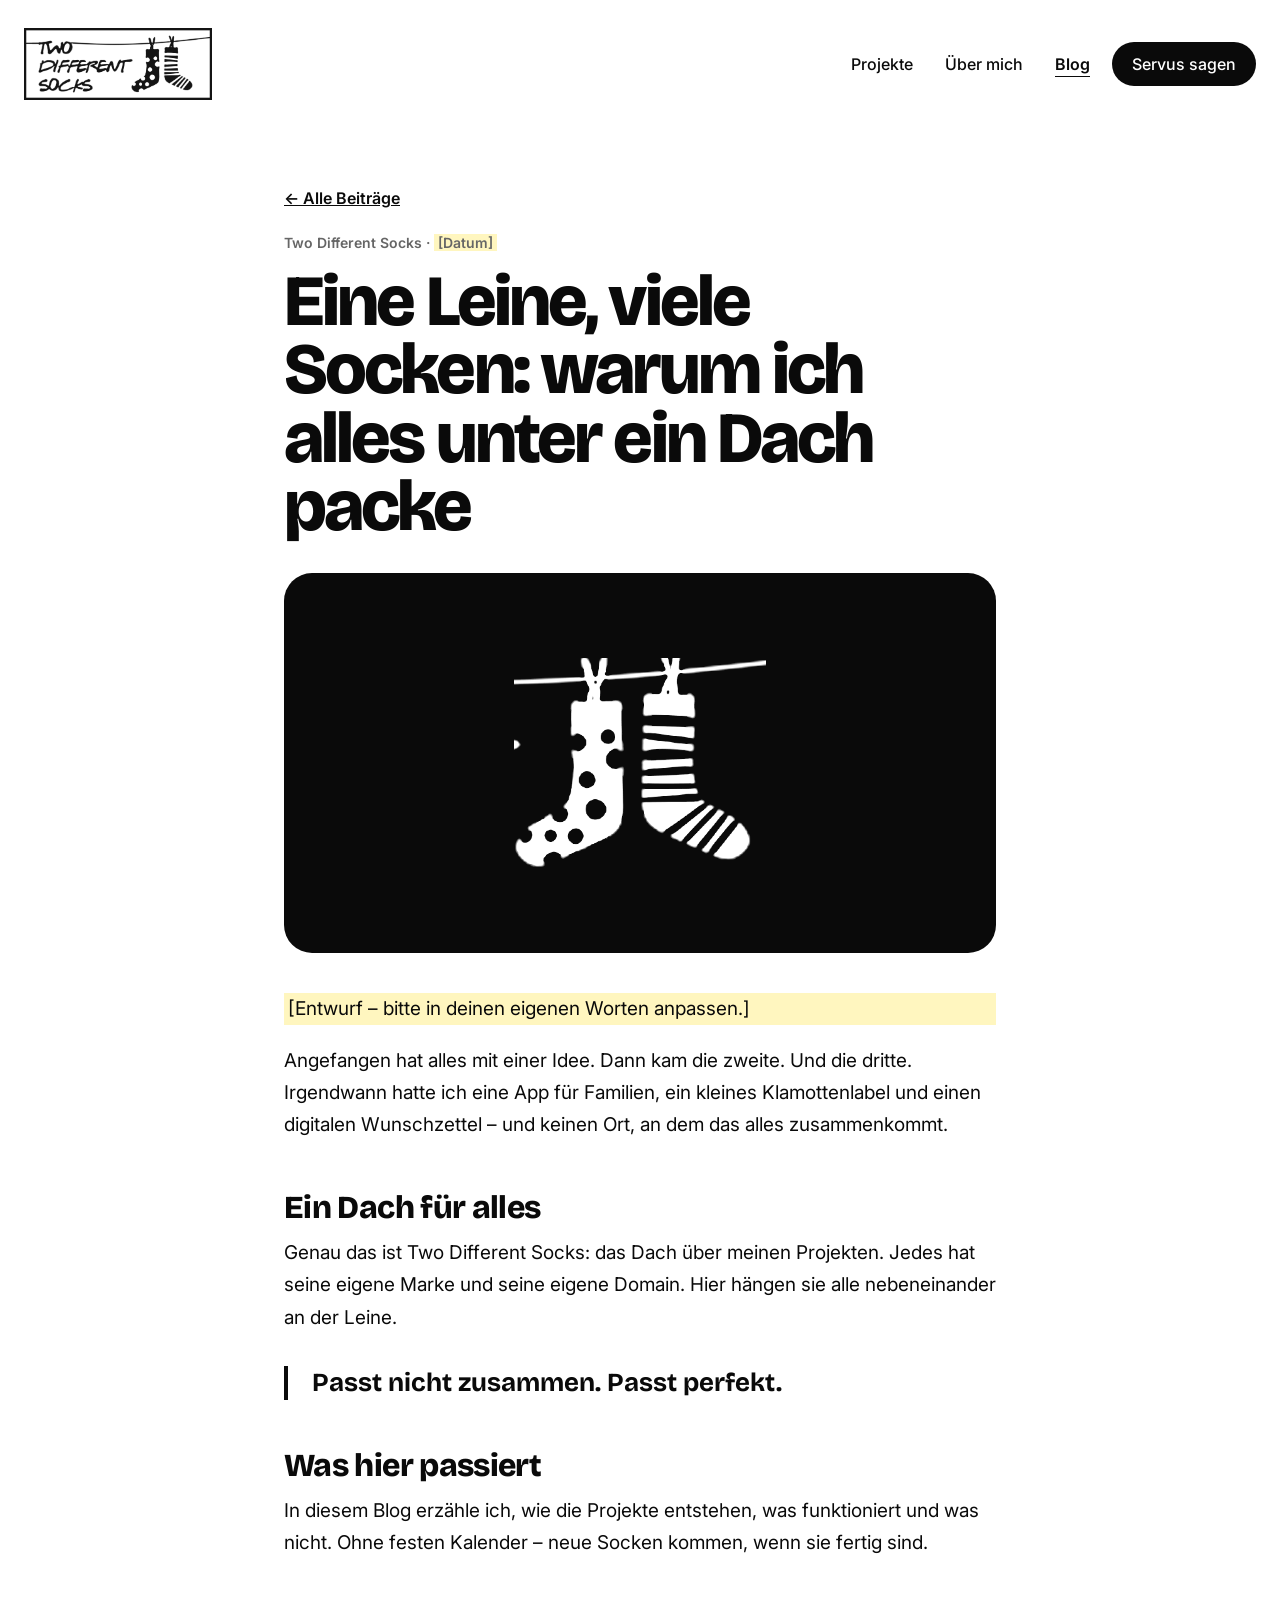
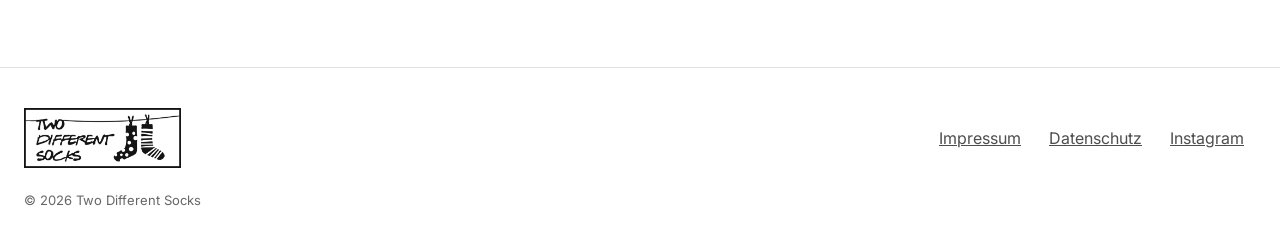
<file: blog/eine-leine-viele-socken.html>
<!doctype html>
<html lang="de">
<head>
  <meta charset="utf-8">
  <meta name="viewport" content="width=device-width, initial-scale=1">
    <title>Eine Leine, viele Socken – Two Different Socks</title>
  <meta name="description" content="Warum Places4Kids, VINWEAR und Mein Wunsch ist … ab jetzt unter einem Dach hängen.">
  <link rel="icon" href="/assets/img/favicon.png">
  <link rel="apple-touch-icon" href="/assets/img/apple-touch-icon.png">
  <link rel="preconnect" href="https://fonts.googleapis.com">
  <link rel="preconnect" href="https://fonts.gstatic.com" crossorigin>
  <link href="https://fonts.googleapis.com/css2?family=Bricolage+Grotesque:opsz,wght@12..96,700;12..96,800&family=Inter:wght@400;500;600&display=swap" rel="stylesheet">
  <link rel="stylesheet" href="/assets/style.css?v=3">
</head>
<body>

<header class="site-header">
  <div class="container">
    <a href="/" class="logo-stamp"><img src="/assets/img/logo_ink_frame.png" alt="Two Different Socks – zur Startseite" width="1151" height="440"></a>
    <nav class="nav" aria-label="Hauptnavigation">
      <a href="/#projekte">Projekte</a>
      <a href="/#ueber-mich">Über mich</a>
      <a href="/blog.html" aria-current="page">Blog</a>
      <a href="/#servus" class="btn">Servus sagen</a>
    </nav>
  </div>
</header>

<main>
  <article class="article">
    <a href="/blog.html" class="back">← Alle Beiträge</a>
    <p class="article__meta">Two Different Socks · <span class="placeholder">[Datum]</span></p>
    <h1 class="display">Eine Leine, viele Socken: warum ich alles unter ein Dach packe</h1>
    <div class="article__cover post-card__img post-card__img--tds"><img src="/assets/img/socks_white.png" alt="" style="height:55%;width:auto"></div>

    <div class="prose">
      <p class="placeholder">[Entwurf – bitte in deinen eigenen Worten anpassen.]</p>
      <p>Angefangen hat alles mit einer Idee. Dann kam die zweite. Und die dritte. Irgendwann hatte ich eine App für Familien, ein kleines Klamottenlabel und einen digitalen Wunschzettel – und keinen Ort, an dem das alles zusammenkommt.</p>
      <h2>Ein Dach für alles</h2>
      <p>Genau das ist Two Different Socks: das Dach über meinen Projekten. Jedes hat seine eigene Marke und seine eigene Domain. Hier hängen sie alle nebeneinander an der Leine.</p>
      <blockquote>Passt nicht zusammen. Passt perfekt.</blockquote>
      <h2>Was hier passiert</h2>
      <p>In diesem Blog erzähle ich, wie die Projekte entstehen, was funktioniert und was nicht. Ohne festen Kalender – neue Socken kommen, wenn sie fertig sind.</p>
    </div>
  </article>
</main>

<footer class="site-footer">
  <div class="container">
    <a href="/" class="logo-stamp"><img src="/assets/img/logo_ink_frame.png" alt="Two Different Socks – zur Startseite" width="1151" height="440"></a>
    <nav aria-label="Rechtliches">
      <a href="/impressum.html">Impressum</a>
      <a href="/datenschutz.html">Datenschutz</a>
      <a href="https://instagram.com/" rel="noopener">Instagram</a>
    </nav>
    <small>© 2026 Two Different Socks</small>
  </div>
</footer>

</body>
</html>
</file>
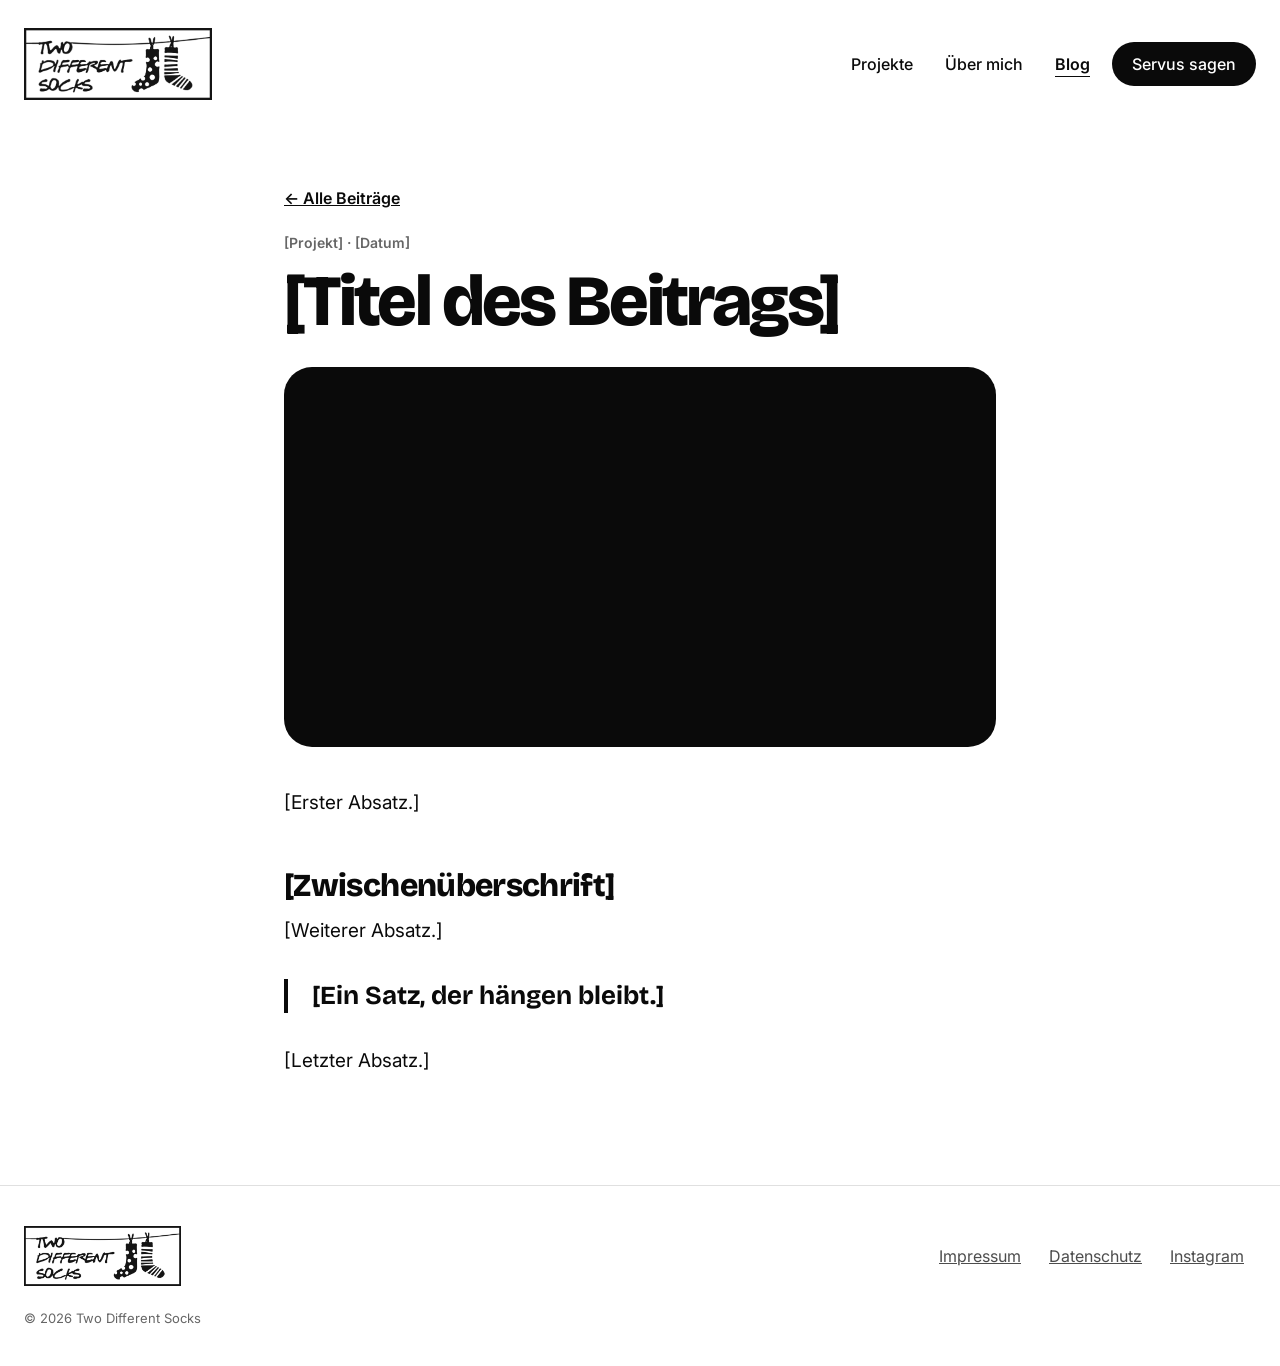
<file: blog/vorlage.html>
<!doctype html>
<html lang="de">
<head>
  <meta charset="utf-8">
  <meta name="viewport" content="width=device-width, initial-scale=1">
  <!-- 1. Titel anpassen -->
  <title>[Titel des Beitrags] – Two Different Socks</title>
  <meta name="description" content="[Ein Satz, worum es geht]">
  <meta name="robots" content="noindex"><!-- diese Zeile im echten Beitrag löschen -->
  <link rel="icon" href="/assets/img/favicon.png">
  <link rel="apple-touch-icon" href="/assets/img/apple-touch-icon.png">
  <link rel="preconnect" href="https://fonts.googleapis.com">
  <link rel="preconnect" href="https://fonts.gstatic.com" crossorigin>
  <link href="https://fonts.googleapis.com/css2?family=Bricolage+Grotesque:opsz,wght@12..96,700;12..96,800&family=Inter:wght@400;500;600&display=swap" rel="stylesheet">
  <link rel="stylesheet" href="/assets/style.css?v=3">
</head>
<body>

<header class="site-header">
  <div class="container">
    <a href="/" class="logo-stamp"><img src="/assets/img/logo_ink_frame.png" alt="Two Different Socks – zur Startseite" width="1151" height="440"></a>
    <nav class="nav" aria-label="Hauptnavigation">
      <a href="/#projekte">Projekte</a>
      <a href="/#ueber-mich">Über mich</a>
      <a href="/blog.html" aria-current="page">Blog</a>
      <a href="/#servus" class="btn">Servus sagen</a>
    </nav>
  </div>
</header>

<main>
  <article class="article">
    <a href="/blog.html" class="back">← Alle Beiträge</a>
    <!-- 2. Projekt und Datum -->
    <p class="article__meta">[Projekt] · [Datum]</p>
    <!-- 3. Überschrift -->
    <h1 class="display">[Titel des Beitrags]</h1>
    <!-- 4. Titelbild: Farbe über die Klasse (post-card__img--tds / --p4k / --vin / --mwi) oder ein Bild:
         <img class="article__cover" src="/assets/img/blog/dein-bild.jpg" alt="Beschreibung" style="object-fit:cover;width:100%"> -->
    <div class="article__cover post-card__img post-card__img--tds"></div>

    <!-- 5. Text -->
    <div class="prose">
      <p>[Erster Absatz.]</p>
      <h2>[Zwischenüberschrift]</h2>
      <p>[Weiterer Absatz.]</p>
      <blockquote>[Ein Satz, der hängen bleibt.]</blockquote>
      <p>[Letzter Absatz.]</p>
    </div>
  </article>
</main>

<footer class="site-footer">
  <div class="container">
    <a href="/" class="logo-stamp"><img src="/assets/img/logo_ink_frame.png" alt="Two Different Socks – zur Startseite" width="1151" height="440"></a>
    <nav aria-label="Rechtliches">
      <a href="/impressum.html">Impressum</a>
      <a href="/datenschutz.html">Datenschutz</a>
      <a href="https://instagram.com/" rel="noopener">Instagram</a>
    </nav>
    <small>© 2026 Two Different Socks</small>
  </div>
</footer>

</body>
</html>
</file>
<file: assets/style.css>
/* Two Different Socks – Stylesheet
   Farben: Basis Schwarz-Weiß, jede Projektkarte hat ihre eigene Markenfarbe. */

:root {
  --ink: #0A0A0A;
  --white: #FFFFFF;
  --grey-50: #F4F4F4;
  --grey-300: #BDBDBD;
  --grey-500: #8A8A8A;
  --grey-600: #666666;
  --grey-700: #4D4D4D;
  --line: #E0E0E0;

  /* Projektfarben */
  --p4k: #1B8048;        /* Places4Kids – SOS-Grün */
  --vin-yellow: #FFD400; /* VINWEAR – Gelb-Akzent */
  --kraft: #CBA57C;      /* Mein Wunsch ist … – Kraftpapier */
  --kraft-ink: #2A1D12;
  --mwi-red: #B3122E;    /* Mein Wunsch ist … – Rot */

  --font-display: "Bricolage Grotesque", system-ui, sans-serif;
  --font-body: "Inter", system-ui, -apple-system, "Segoe UI", sans-serif;
  --max: 1280px;
}

*, *::before, *::after { box-sizing: border-box; }
html { scroll-behavior: smooth; }
body {
  margin: 0;
  font-family: var(--font-body);
  color: var(--ink);
  background: var(--white);
  -webkit-font-smoothing: antialiased;
  overflow-x: hidden;
}
img { max-width: 100%; height: auto; display: block; }
a { color: var(--ink); }
a:hover { color: #555; }
:focus-visible { outline: 3px solid var(--ink); outline-offset: 3px; border-radius: 6px; }

.container { max-width: var(--max); margin: 0 auto; padding-inline: 24px; }
.muted { color: var(--grey-700); }
.display {
  font-family: var(--font-display);
  font-weight: 800;
  letter-spacing: -0.04em;
  line-height: 0.95;
  margin: 0;
}
.visually-hidden {
  position: absolute; width: 1px; height: 1px; padding: 0; margin: -1px;
  overflow: hidden; clip: rect(0 0 0 0); white-space: nowrap; border: 0;
}

/* ---------- Header ---------- */
.site-header .container {
  display: flex; flex-wrap: wrap; justify-content: space-between; align-items: center;
  gap: 16px; padding-block: 28px;
}
/* Rahmen und Wäscheleine sind direkt im Logo-Bild */
.logo-stamp { display: block; line-height: 0; }
.logo-stamp img { height: 72px; width: auto; }
.nav { display: flex; flex-wrap: wrap; gap: 4px; align-items: center; }
.nav a { padding: 12px 14px; font-weight: 500; text-decoration: none; }
.nav a[aria-current="page"] { font-weight: 600; text-decoration: underline; text-underline-offset: 6px; }
.btn {
  display: inline-block; padding: 12px 20px; border-radius: 999px; font-weight: 600;
  text-decoration: none; background: var(--ink); color: var(--white); border: 0;
  font: inherit; font-weight: 600; cursor: pointer;
}
.btn:hover { color: var(--white); background: #333; }
.btn--light { background: var(--white); color: var(--ink); }
.btn--light:hover { background: var(--grey-50); color: var(--ink); }
.nav .btn { padding: 12px 20px; margin-left: 4px; }

/* ---------- Hero ---------- */
.hero { padding-top: 56px; display: flex; flex-direction: column; gap: 24px; }
.hero h1 { font-size: clamp(52px, 8vw, 112px); line-height: 0.92; }
.hero h1 span { color: var(--grey-500); }
.hero p { margin: 0; max-width: 600px; font-size: 20px; line-height: 1.55; color: var(--grey-700); }

/* ---------- Wäscheleine ---------- */
.clothesline { position: relative; padding: 40px 0 96px; }
.clothesline__rope { position: absolute; left: 0; top: 40px; width: 100%; height: 120px; }
.clothesline__items {
  position: relative; padding-top: 24px;
  display: grid; grid-template-columns: repeat(auto-fit, minmax(250px, 1fr)); gap: 32px;
}
.sock {
  display: block; text-decoration: none;
  transform-origin: 50% 0;
  transform: rotate(var(--r, 0deg));
  animation: sway var(--d, 4.5s) ease-in-out infinite;
  animation-delay: var(--dl, 0s);
  margin-top: var(--mt, 0);
}
.sock:hover { animation-play-state: paused; }
@keyframes sway {
  0%, 100% { transform: rotate(var(--r, 0deg)); }
  50% { transform: rotate(calc(var(--r, 0deg) + var(--a, 3deg))); }
}
@media (prefers-reduced-motion: reduce) {
  .sock { animation: none; }
  html { scroll-behavior: auto; }
}
.sock__peg {
  width: 16px; height: 44px; background: var(--grey-300); border-radius: 3px;
  margin: 0 auto -20px; position: relative;
}
.sock__card {
  border-radius: 24px; padding: 28px; min-height: 280px;
  display: flex; flex-direction: column; justify-content: space-between; gap: 16px;
}
.sock__label { font-size: 13px; font-weight: 600; letter-spacing: 0.08em; text-transform: uppercase; }
.sock__title { font-family: var(--font-display); font-weight: 800; font-size: 38px; letter-spacing: -0.03em; line-height: 1; }
.sock__text { font-size: 16px; line-height: 1.45; }
/* Gleicher Button auf jeder Karte, jeweils in der Projektfarbe */
.sock__more {
  align-self: flex-start; padding: 10px 16px; border-radius: 999px;
  font-size: 14px; font-weight: 600;
}

.sock--p4k .sock__card { background: var(--p4k); color: var(--white); }
.sock--p4k .sock__more { background: var(--white); color: var(--p4k); }

.sock--vin .sock__card { background: var(--ink); color: var(--white); }
.sock--vin .sock__label { color: var(--vin-yellow); }
.sock--vin .sock__more { background: var(--vin-yellow); color: var(--ink); }

.sock--mwi .sock__card { background: var(--kraft); color: var(--kraft-ink); }
.sock--mwi .sock__label {
  align-self: flex-start; padding: 4px 10px; background: var(--mwi-red); color: var(--white);
  font-size: 12px; transform: rotate(-2deg);
}
.sock--mwi .sock__more { background: var(--mwi-red); color: var(--white); }

.sock--next .sock__card { border: 2px dashed var(--ink); background: var(--white); color: var(--ink); }
.sock--next .sock__more { background: var(--ink); color: var(--white); }

/* ---------- Über mich ---------- */
.me .container { padding-block: 96px; display: flex; flex-wrap: wrap; gap: 56px; align-items: center; }
.me__photo { flex: 1 1 320px; min-width: 0; max-width: 460px; position: relative; }
.me__photo img, .me__photo .me__placeholder {
  width: 100%; aspect-ratio: 4 / 5; object-fit: cover; border-radius: 28px;
  transform: rotate(-2deg); box-shadow: 0 0 0 2px var(--ink);
}
.me__photo .me__portrait { aspect-ratio: auto; height: auto; object-fit: contain; background: var(--white); }
.me__placeholder {
  display: flex; flex-direction: column; align-items: center; justify-content: center; gap: 12px;
  background: var(--grey-50); color: var(--grey-600); font-weight: 600; text-align: center; padding: 24px;
}
.me__placeholder img { width: 96px; transform: none; box-shadow: none; aspect-ratio: auto; border-radius: 0; }
.me__photo .sock__peg { position: absolute; top: -22px; left: 50%; margin: 0 0 0 -8px; z-index: 1; }
.me__text { flex: 999 1 460px; min-width: 0; display: flex; flex-direction: column; gap: 20px; }
.me__text .eyebrow { font-size: 13px; font-weight: 600; letter-spacing: 0.08em; text-transform: uppercase; color: var(--grey-600); }
.me__text p { margin: 0; font-size: 19px; line-height: 1.65; color: var(--grey-700); }
.me__facts { display: flex; flex-wrap: wrap; gap: 8px; padding: 0; margin: 4px 0 0; list-style: none; }
.me__facts li { padding: 8px 14px; border-radius: 999px; border: 2px solid var(--ink); font-size: 14px; font-weight: 600; }

/* ---------- Über uns ---------- */
.about { background: var(--grey-50); }
.about .container { padding-block: 88px; display: flex; flex-wrap: wrap; gap: 48px; align-items: flex-start; }
.about__intro { flex: 1 1 340px; min-width: 0; display: flex; flex-direction: column; gap: 20px; }
.about__intro img { width: 110px; }
.about__intro p { margin: 0; font-size: 18px; line-height: 1.6; color: var(--grey-700); }
.h2 { font-size: clamp(36px, 4vw, 54px); letter-spacing: -0.03em; line-height: 1.02; }
.about__grid {
  flex: 999 1 560px; min-width: 0;
  display: grid; grid-template-columns: repeat(auto-fit, minmax(210px, 1fr)); gap: 20px;
}
.point { padding: 28px; border-radius: 24px; background: var(--white); display: flex; flex-direction: column; gap: 10px; }
.point__nr { font-family: var(--font-display); font-weight: 800; font-size: 34px; color: var(--grey-500); }
.point h3 { margin: 0; font-size: 20px; font-weight: 600; }
.point p { margin: 0; font-size: 15px; line-height: 1.55; color: var(--grey-700); }

/* ---------- Blog-Karten ---------- */
.section { padding-block: 88px; display: flex; flex-direction: column; gap: 36px; }
.section__head { display: flex; flex-wrap: wrap; justify-content: space-between; align-items: flex-end; gap: 16px; }
.section__head a { font-weight: 600; padding: 12px 0; }
.posts { display: grid; grid-template-columns: repeat(auto-fit, minmax(280px, 1fr)); gap: 28px; }
.post-card { display: flex; flex-direction: column; gap: 14px; text-decoration: none; }
.post-card[hidden] { display: none; }
.post-card__img {
  height: 200px; border-radius: 24px; background: var(--ink);
  display: flex; align-items: center; justify-content: center; overflow: hidden;
}
.post-card__img img { height: 110px; width: auto; }
.post-card__img--p4k { background: var(--p4k); }
.post-card__img--vin { background: var(--ink); border-bottom: 10px solid var(--vin-yellow); }
.post-card__img--mwi { background: var(--kraft); }
.post-card__img--tds { background: var(--ink); }
.post-card__meta { font-size: 13px; font-weight: 600; color: var(--grey-600); }
.post-card h3 { margin: 0; font-size: 22px; font-weight: 600; line-height: 1.3; }

/* ---------- Servus / Kontakt ---------- */
.servus { padding-bottom: 88px; }
.servus__box {
  display: flex; flex-wrap: wrap; justify-content: space-between; align-items: center; gap: 32px;
  padding: clamp(32px, 5vw, 56px); border-radius: 32px; background: var(--ink); color: var(--white);
}
.servus__box > div { flex: 999 1 420px; min-width: 0; display: flex; flex-direction: column; gap: 10px; }
.servus__box h2 { font-size: clamp(40px, 5vw, 72px); }
.servus__box p { margin: 0; font-size: 18px; line-height: 1.55; color: var(--grey-300); }
.servus__box .btn { padding: 18px 28px; font-size: 17px; }

/* ---------- Footer ---------- */
.site-footer { border-top: 1px solid var(--line); }
.site-footer .container {
  padding-block: 40px; display: flex; flex-wrap: wrap; justify-content: space-between; align-items: center; gap: 24px;
}
.site-footer .logo-stamp img { height: 60px; width: auto; }
.site-footer nav { display: flex; flex-wrap: wrap; gap: 4px; }
.site-footer nav a { padding: 12px; color: var(--grey-700); }
.site-footer small { display: block; width: 100%; color: var(--grey-600); font-size: 13px; }

/* ---------- Blog-Übersicht ---------- */
.page-head { padding-top: 48px; padding-bottom: 32px; display: flex; flex-direction: column; gap: 20px; }
.page-head h1 { font-size: clamp(52px, 7vw, 100px); }
.page-head h1 span { color: var(--grey-500); }
.page-head p { margin: 0; max-width: 600px; font-size: 19px; line-height: 1.55; color: var(--grey-700); }
.filters { display: flex; flex-wrap: wrap; gap: 8px; padding-top: 12px; }
.filter {
  padding: 12px 18px; border-radius: 999px; font: inherit; font-size: 15px; font-weight: 600;
  cursor: pointer; border: 2px solid var(--ink); background: transparent; color: var(--ink);
}
.filter[aria-pressed="true"] { background: var(--ink); color: var(--white); }
.blog-list { padding-bottom: 80px; }
.empty { padding: 40px 0; font-size: 18px; color: var(--grey-700); }

.newsletter { padding-bottom: 88px; }
.newsletter__box {
  display: flex; flex-wrap: wrap; gap: 32px; align-items: center; justify-content: space-between;
  padding: clamp(32px, 5vw, 48px); border-radius: 32px; background: var(--ink); color: var(--white);
}
.newsletter__box > div { flex: 999 1 400px; min-width: 0; display: flex; flex-direction: column; gap: 10px; }
.newsletter__box h2 { font-size: clamp(32px, 3.6vw, 48px); }
.newsletter__box p { margin: 0; font-size: 17px; line-height: 1.55; color: var(--grey-300); }

/* ---------- Beitrag & Textseiten ---------- */
.article { max-width: 760px; margin: 0 auto; padding: 48px 24px 88px; }
.article__meta { font-size: 14px; font-weight: 600; color: var(--grey-600); }
.article h1 { font-size: clamp(40px, 6vw, 72px); margin: 16px 0 32px; }
.article__cover { height: clamp(220px, 40vw, 380px); border-radius: 28px; margin-bottom: 40px; }
.prose { font-size: 19px; line-height: 1.7; }
.prose h2 { font-family: var(--font-display); font-weight: 800; font-size: 32px; letter-spacing: -0.02em; margin: 48px 0 12px; line-height: 1.1; }
.prose h3 { font-size: 22px; margin: 32px 0 8px; }
.prose p, .prose ul, .prose ol { margin: 0 0 20px; }
.prose img { border-radius: 20px; margin: 32px 0; }
.prose blockquote {
  margin: 32px 0; padding-left: 24px; border-left: 4px solid var(--ink);
  font-family: var(--font-display); font-size: 26px; line-height: 1.3; font-weight: 700;
}
.back { display: inline-block; padding: 12px 0; font-weight: 600; }
.placeholder { background: #FFF6BF; padding: 0 4px; }
</file>
<file: hq/hq.css>
/* HQ · Two Different Socks – Schwarz-Weiß, Projekte in ihren eigenen Farben. Keine externen Schriften. */
:root {
  --ink: #0A0A0A;
  --white: #FFFFFF;
  --paper: #FAFAF7;
  --grey-50: #F4F4F2;
  --grey-300: #BDBDBD;
  --grey-500: #8A8A8A;
  --grey-700: #4D4D4D;
  --line: #E4E4E0;
  --ok: #1B8048;
  --warn: #E8A317;
  --todo: #C62828;
  --sans: system-ui, -apple-system, "Segoe UI", Roboto, "Helvetica Neue", Arial, sans-serif;
  --mono: ui-monospace, "SF Mono", Menlo, Consolas, "Liberation Mono", monospace;
  color-scheme: light;
}
*, *::before, *::after { box-sizing: border-box; }
html, body { margin: 0; }
body { background: var(--paper); color: var(--ink); font-family: var(--sans); -webkit-font-smoothing: antialiased; overflow-x: hidden; }
a { color: inherit; }
:focus-visible { outline: 3px solid var(--ink); outline-offset: 3px; border-radius: 6px; }
code { font-family: var(--mono); font-size: .92em; }

.hq { display: grid; grid-template-columns: 260px minmax(0, 1fr); grid-template-rows: auto 1fr; min-height: 100vh; }
.top { grid-column: 1 / -1; display: flex; justify-content: space-between; align-items: center; gap: 12px; padding: 14px 24px; background: var(--white); border-bottom: 1px solid var(--line); position: sticky; top: 0; z-index: 5; }
.brand { display: flex; align-items: center; gap: 12px; text-decoration: none; }
.brand img { height: 34px; width: auto; border: 2px solid var(--ink); padding: 4px 6px; background: var(--white); }
.brand span { font-family: var(--mono); letter-spacing: .3em; font-size: 14px; color: var(--grey-700); }
.top__right { display: flex; align-items: center; gap: 10px; }
.stand { font-family: var(--mono); font-size: 13px; color: var(--grey-700); display: flex; align-items: center; gap: 8px; }
.icon-btn { width: 40px; height: 40px; border-radius: 10px; border: 1px solid var(--line); background: var(--white); display: grid; place-items: center; cursor: pointer; color: var(--ink); }
.icon-btn:hover { background: var(--grey-50); }
.icon-btn.spin svg { animation: spin .8s linear infinite; }
@keyframes spin { to { transform: rotate(360deg); } }

.dot { width: 9px; height: 9px; border-radius: 50%; background: var(--grey-300); display: inline-block; flex: none; }
.dot--ok { background: var(--ok); }
.dot--warn { background: var(--warn); }
.dot--todo { background: var(--todo); }

/* Seitenleiste */
.side { border-right: 1px solid var(--line); padding: 20px 14px; background: var(--white); position: sticky; top: 69px; height: calc(100vh - 69px); overflow-y: auto; }
.side__group { font-family: var(--mono); font-size: 11px; letter-spacing: .2em; text-transform: uppercase; color: var(--grey-500); margin: 18px 12px 6px; }
.side a { display: flex; align-items: center; gap: 10px; padding: 10px 12px; border-radius: 10px; text-decoration: none; font-size: 15px; color: var(--grey-700); }
.side a:hover { background: var(--grey-50); color: var(--ink); }
.side a.on { background: var(--ink); color: var(--white); }
.side a .dot { margin-left: auto; }
.side a .swatch { width: 12px; height: 12px; border-radius: 3px; flex: none; }
.side a.sub { padding-left: 34px; font-size: 14px; }
.side a .ext { margin-left: auto; font-size: 12px; opacity: .6; }

/* Inhalt */
.main { padding: 36px 40px 64px; max-width: 1280px; width: 100%; }
.kicker { font-family: var(--mono); letter-spacing: .25em; text-transform: uppercase; font-size: 13px; color: var(--grey-700); margin: 0 0 10px; }
.hello { font-size: clamp(40px, 6vw, 72px); font-weight: 800; letter-spacing: -.04em; line-height: .95; margin: 0 0 12px; }
.summary { font-size: 19px; color: var(--grey-700); margin: 0 0 28px; max-width: 720px; line-height: 1.45; }
.section-title { font-family: var(--mono); font-size: 13px; font-weight: 600; letter-spacing: .25em; text-transform: uppercase; margin: 44px 0 16px; color: var(--ink); }

.kpis { display: grid; grid-template-columns: repeat(4, minmax(0, 1fr)); gap: 16px; }
.kpi { background: var(--white); border: 1px solid var(--line); border-radius: 18px; padding: 18px 20px 14px; min-height: 150px; display: flex; flex-direction: column; }
.kpi__label { font-size: 14px; color: var(--grey-700); }
.kpi__value { font-family: var(--mono); font-size: 34px; font-weight: 600; margin: 10px 0 8px; letter-spacing: -.02em; }
.kpi svg { margin-top: auto; width: 100%; height: 40px; }

/* Projektkarten (Socken an der Leine) */
.projects { display: grid; grid-template-columns: repeat(3, minmax(0, 1fr)); gap: 16px; position: relative; padding-top: 18px; }
.projects::before { content: ""; position: absolute; left: -8px; right: -8px; top: 6px; height: 2px; background: var(--ink); border-radius: 2px; transform: rotate(-.4deg); }
.proj { position: relative; border-radius: 18px; padding: 22px 20px 18px; text-decoration: none; display: flex; flex-direction: column; gap: 8px; min-height: 180px; transform: rotate(var(--r, 0deg)); transition: transform .2s; }
.proj:hover { transform: rotate(0deg) translateY(-2px); color: inherit; }
.proj::before { content: ""; position: absolute; top: -18px; left: 50%; width: 14px; height: 26px; margin-left: -7px; background: #C9A06E; border: 2px solid var(--ink); border-radius: 3px; }
.proj__tag { font-family: var(--mono); font-size: 12px; letter-spacing: .15em; text-transform: uppercase; opacity: .85; }
.proj__name { font-size: 28px; font-weight: 800; letter-spacing: -.03em; line-height: 1; }
.proj__text { font-size: 15px; line-height: 1.4; opacity: .9; }
.proj__more { margin-top: auto; align-self: flex-start; font-weight: 600; font-size: 14px; padding: 8px 14px; border-radius: 999px; display: flex; align-items: center; gap: 8px; }

/* Projekt-Bereich */
.psec { margin-top: 48px; scroll-margin-top: 90px; }
.psec__head { display: flex; flex-wrap: wrap; align-items: center; gap: 12px 16px; border-left: 8px solid var(--c); padding: 6px 0 6px 16px; }
.psec__head h2 { margin: 0; font-size: 32px; letter-spacing: -.03em; }
.psec__head a { font-size: 14px; font-weight: 600; }
.teams { display: grid; grid-template-columns: repeat(3, minmax(0, 1fr)); gap: 16px; margin-top: 18px; }
.team { background: var(--white); border: 1px solid var(--line); border-top: 4px solid var(--c); border-radius: 18px; padding: 20px; display: flex; flex-direction: column; gap: 12px; scroll-margin-top: 90px; }
.team__head { display: grid; grid-template-columns: 44px minmax(0, 1fr) auto; gap: 12px; align-items: start; }
.team__icon { width: 44px; height: 44px; border-radius: 12px; display: grid; place-items: center; background: var(--tint); color: var(--c); }
.team__name { font-size: 19px; font-weight: 700; margin: 0; }
.team__sub { font-size: 13px; color: var(--grey-700); margin-top: 2px; }
.pill { display: inline-flex; align-items: center; gap: 6px; font-size: 12px; font-weight: 600; padding: 5px 10px; border-radius: 999px; border: 1px solid var(--line); white-space: nowrap; }
.team__headline { font-size: 16px; line-height: 1.4; margin: 0; }
.team svg.spark { width: 100%; height: 48px; }
.cap { font-size: 12px; color: var(--grey-500); margin-top: -8px; }
.metrics { display: grid; grid-template-columns: 1fr 1fr; gap: 8px; }
.metric span { display: block; font-size: 12px; color: var(--grey-700); }
.metric b { font-family: var(--mono); font-size: 18px; font-weight: 600; }
.agent { font-size: 14px; line-height: 1.45; margin: 0; }
.agent b { color: var(--c); }
.list { display: flex; flex-wrap: wrap; gap: 6px; }
.list span { font-size: 12px; background: var(--grey-50); border-radius: 6px; padding: 3px 8px; }
.chips { display: flex; flex-wrap: wrap; gap: 8px; border-top: 1px solid var(--line); padding-top: 12px; margin-top: auto; }
.chip { font-size: 13px; font-weight: 600; padding: 6px 10px; border-radius: 999px; background: var(--grey-50); display: inline-flex; align-items: center; gap: 6px; }
.chip--agent .av { width: 22px; height: 22px; border-radius: 50%; display: grid; place-items: center; background: var(--c); color: #fff; font-size: 12px; }
.chip--hot { background: #FFF1D6; }

.todos { list-style: none; padding: 0; margin: 0; display: grid; gap: 8px; counter-reset: t; }
.todos li { counter-increment: t; background: var(--white); border: 1px solid var(--line); border-radius: 14px; padding: 14px 16px; display: flex; gap: 14px; align-items: center; font-size: 15px; }
.todos li::before { content: counter(t, decimal-leading-zero); font-family: var(--mono); color: var(--grey-500); font-size: 13px; }
.todos .swatch { width: 10px; height: 10px; border-radius: 3px; margin-left: auto; flex: none; }

.foot { margin-top: 48px; font-size: 13px; color: var(--grey-500); line-height: 1.5; border-top: 1px solid var(--line); padding-top: 16px; }

@media (max-width: 1100px) {
  .teams { grid-template-columns: repeat(2, minmax(0, 1fr)); }
  .kpis { grid-template-columns: repeat(2, minmax(0, 1fr)); }
}
@media (max-width: 820px) {
  .hq { display: block; }
  .top { padding: 10px 16px; }
  .brand img { height: 28px; }
  .stand .txt { display: none; }
  .side { position: sticky; top: 59px; height: auto; display: flex; gap: 6px; overflow-x: auto; padding: 10px 16px; border-right: 0; border-bottom: 1px solid var(--line); z-index: 4; scrollbar-width: none; }
  .side::-webkit-scrollbar { display: none; }
  .side__group, .side a.sub, .side .spacer { display: none; }
  .side a { white-space: nowrap; flex: none; padding: 8px 12px; border: 1px solid var(--line); }
  .side a .dot, .side a .ext { margin-left: 4px; }
  .main { padding: 24px 16px 48px; }
  .summary { font-size: 17px; }
  .projects, .teams { grid-template-columns: minmax(0, 1fr); }
  .projects { gap: 28px; }
  .kpi { min-height: 120px; padding: 14px 14px 10px; }
  .kpi__value { font-size: 26px; }
  .psec__head h2 { font-size: 26px; }
}
@media (prefers-reduced-motion: reduce) {
  .proj, .icon-btn.spin svg { transition: none; animation: none; }
}
.side__logout { margin-top: 24px; color: var(--grey-700); border-top: 1px solid var(--line); border-radius: 0 !important; padding-top: 16px !important; }
</file>
